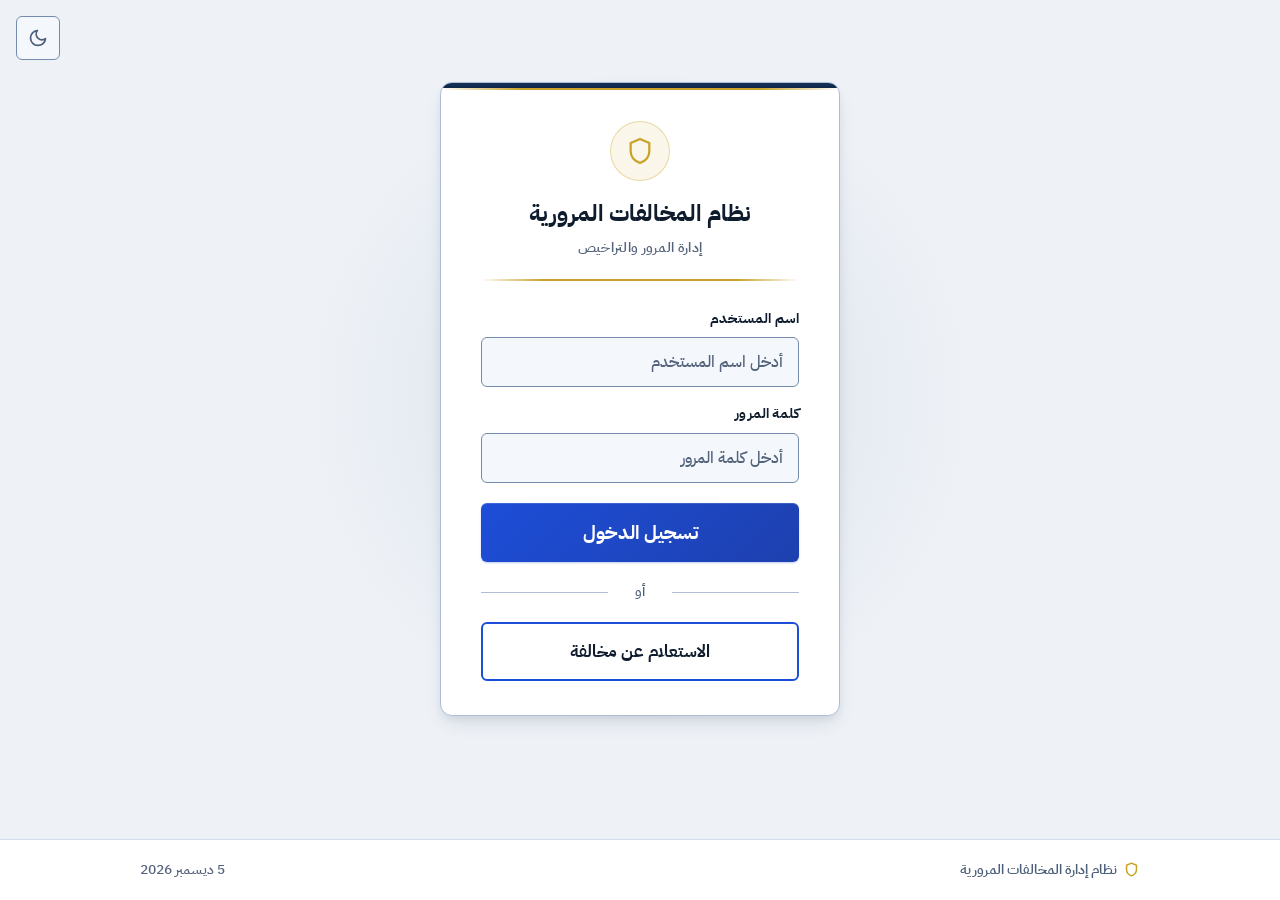
<file: traffic/frontend/index.html>
<!DOCTYPE html>
<html lang="ar" dir="rtl">
<head>
    <meta charset="UTF-8">
    <meta name="viewport" content="width=device-width, initial-scale=1">
    <title>نظام المخالفات المرورية</title>
    <meta name="color-scheme" content="light dark">
    <link rel="stylesheet" href="css/variables.css?v=29">
    <link rel="stylesheet" href="css/base.css?v=29">
    <link rel="stylesheet" href="css/layout.css?v=29">
    <link rel="stylesheet" href="css/components.css?v=29">
    <link rel="stylesheet" href="css/pages.css?v=29">
</head>
<body>

<button class="btn-theme-toggle" id="themeToggle" onclick="toggleTheme()" title="تبديل المظهر"
        style="position:fixed;top:16px;left:16px;z-index:200"></button>

<div class="login-wrapper">
    <div class="login-container">

        <div class="login-logo">
            <svg class="icon icon-lg" viewBox="0 0 24 24"><path d="M12 3l7 3v6c0 4.5-3 7.5-7 9-4-1.5-7-4.5-7-9V6l7-3z"/></svg>
            <h1>نظام المخالفات المرورية</h1>
            <div class="login-sub">إدارة المرور والتراخيص</div>
        </div>

        <div class="msg msg-error" id="errorMsg"></div>

        <div class="form-group" style="margin-bottom:15px">
            <label for="username">اسم المستخدم</label>
            <input type="text" id="username" autocomplete="username" placeholder="أدخل اسم المستخدم">
        </div>

        <div class="form-group" style="margin-bottom:20px">
            <label for="password">كلمة المرور</label>
            <input type="password" id="password" placeholder="أدخل كلمة المرور">
        </div>

        <button class="btn btn-primary btn-full" id="loginBtn" onclick="handleLogin()">تسجيل الدخول</button>

        <div class="divider">أو</div>

        <button class="btn-public" onclick="window.location.href='public.html'">
            الاستعلام عن مخالفة
        </button>

    </div>
</div>

<script src="js/utils.js?v=29"></script>
<script src="js/auth.js?v=29"></script>
<script src="js/index.js?v=29"></script>

</body>
</html>
</file>
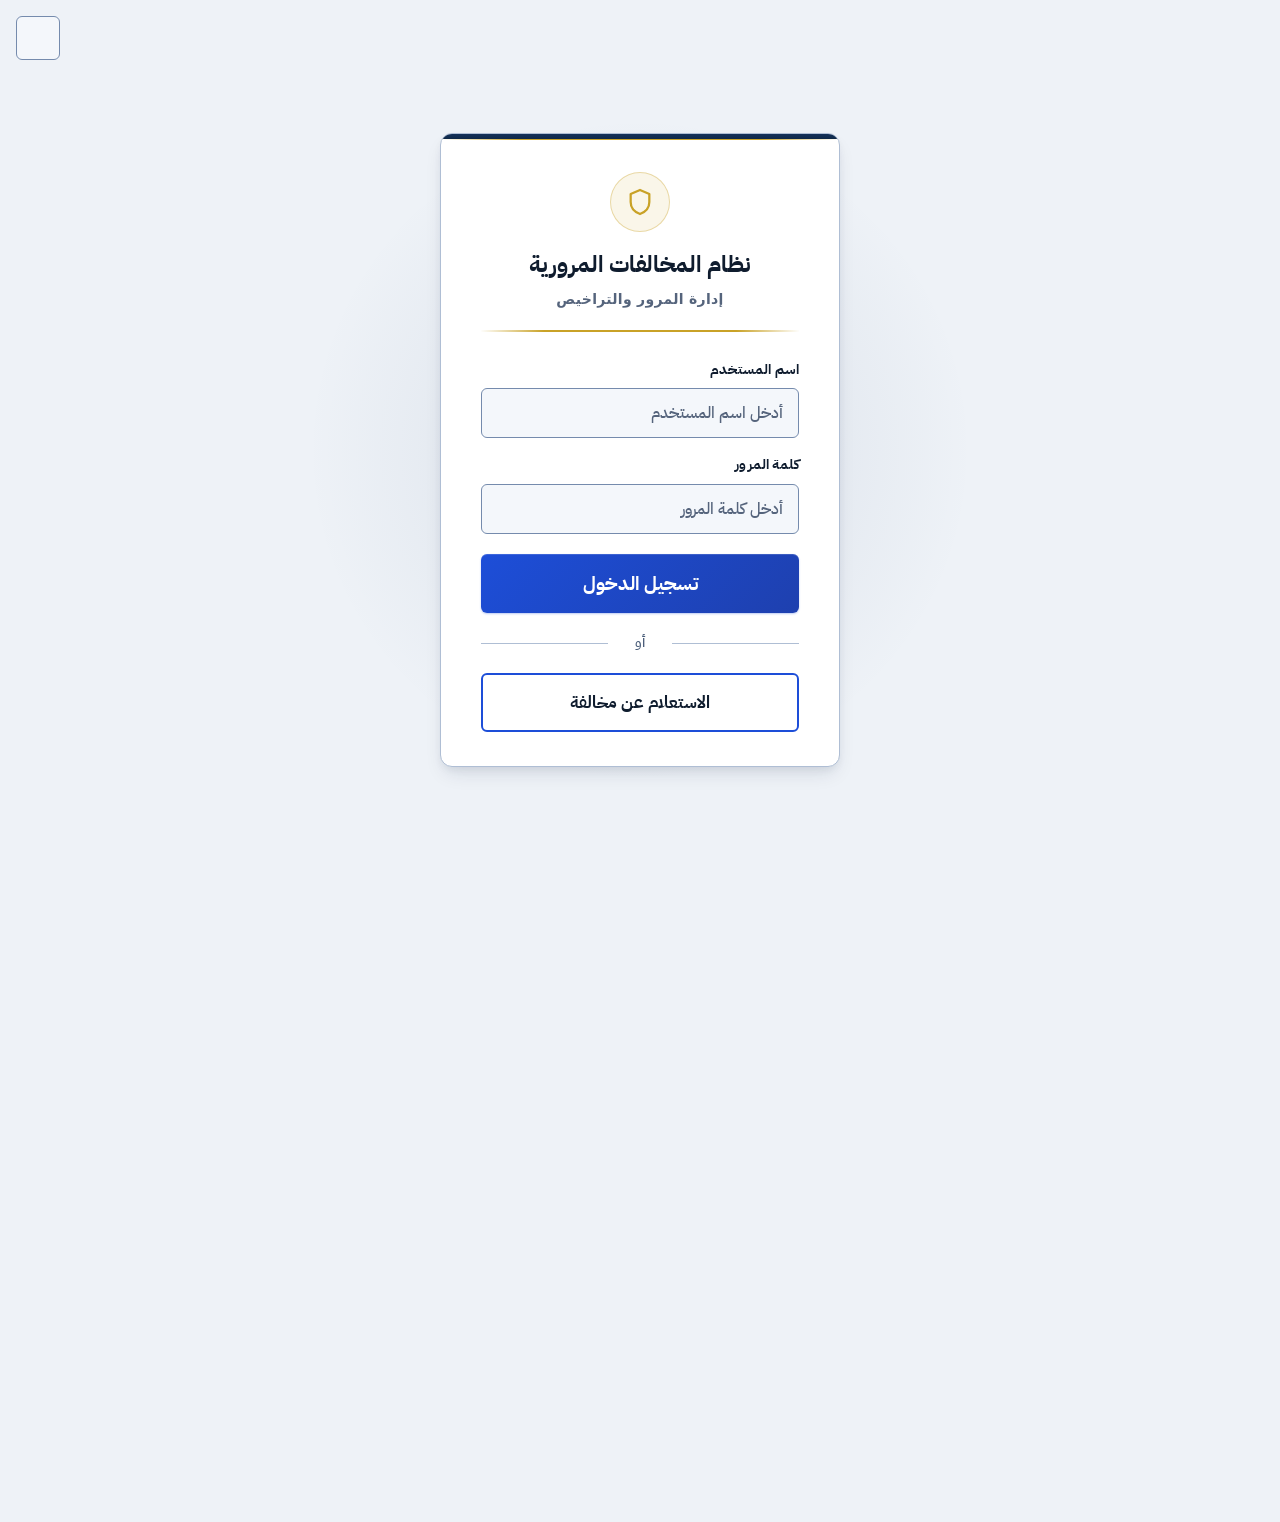
<file: traffic/frontend/admin.html>
<!DOCTYPE html>
<html lang="ar" dir="rtl">
<head>
    <meta charset="UTF-8">
    <meta name="viewport" content="width=device-width, initial-scale=1">
    <title>مدير النظام</title>
    <meta name="color-scheme" content="light dark">
    <link rel="stylesheet" href="css/variables.css?v=29">
    <link rel="stylesheet" href="css/base.css?v=29">
    <link rel="stylesheet" href="css/layout.css?v=29">
    <link rel="stylesheet" href="css/components.css?v=29">
    <link rel="stylesheet" href="css/pages.css?v=29">
</head>
<body>

<div class="navbar">
    <div class="navbar-brand">
        <h2><svg class="icon" viewBox="0 0 24 24"><path d="M12 3l7 3v6c0 4.5-3 7.5-7 9-4-1.5-7-4.5-7-9V6l7-3z"/></svg> مدير النظام</h2>
        <span class="navbar-info" id="navbarInfo"></span>
    </div>
    <div class="navbar-controls">
        <button class="btn-logout" onclick="logout()">تسجيل الخروج</button>
    </div>
</div>

<div class="tabs">
    <div class="tab active" data-tab="departments" onclick="showTab('departments', tabsMap)">الأقسام</div>
    <div class="tab" data-tab="violations" onclick="showTab('violations', tabsMap)">المخالفات القانونية</div>
    <div class="tab" data-tab="issued" onclick="showTab('issued', tabsMap)">المخالفات الصادرة</div>
    <div class="tab" data-tab="users" onclick="showTab('users', tabsMap)">الحسابات</div>
    <div class="tab" data-tab="receipts" onclick="showTab('receipts', tabsMap)">سجل الإيصالات</div>
    <div class="tab" data-tab="reports" onclick="showTab('reports', tabsMap)">التقارير</div>
</div>

<div class="container">

    <div class="section active" id="tab-departments">
        <div class="card">
            <h3 class="heading-icon"><svg class="icon" viewBox="0 0 24 24"><line x1="12" y1="5" x2="12" y2="19"/><line x1="5" y1="12" x2="19" y2="12"/></svg> إضافة قسم مرور جديد</h3>
            <div class="msg" id="dMsg"></div>
            <div class="form-grid" data-enter-nav>
                <div class="form-group">
                    <label for="d_name">اسم القسم</label>
                    <input type="text" id="d_name" placeholder="اسم قسم المرور">
                </div>
                <div class="form-group">
                    <label for="d_license_section">قسم الترخيص</label>
                    <input type="text" id="d_license_section" placeholder="قسم الترخيص">
                </div>
                <div class="form-group">
                    <label for="d_traffic_chief">رئيس قسم المرور</label>
                    <input type="text" id="d_traffic_chief" placeholder="اسم رئيس القسم">
                </div>
                <div class="form-group">
                    <label for="d_directorate">المديرية</label>
                    <input type="text" id="d_directorate" placeholder="المديرية / الجهة">
                </div>
                <div class="form-group full">
                    <label for="d_location">الموقع</label>
                    <input type="text" id="d_location" placeholder="الموقع / المنطقة">
                </div>
                <div class="form-group full">
                    <label for="d_username">اسم المستخدم لمدير القسم</label>
                    <input type="text" id="d_username" autocomplete="off" placeholder="اسم المستخدم">
                </div>
                <div class="form-group full">
                    <label for="d_password">كلمة المرور</label>
                    <input type="password" id="d_password" autocomplete="new-password" placeholder="كلمة المرور">
                </div>
                <div class="form-group full">
                    <button class="btn btn-primary btn-full" onclick="addDepartment()">إنشاء القسم وحساب المدير</button>
                </div>
            </div>
        </div>
        <div class="card">
            <h3 class="heading-icon"><svg class="icon" viewBox="0 0 24 24"><line x1="8" y1="6" x2="21" y2="6"/><line x1="8" y1="12" x2="21" y2="12"/><line x1="8" y1="18" x2="21" y2="18"/><circle cx="4" cy="6" r="1"/><circle cx="4" cy="12" r="1"/><circle cx="4" cy="18" r="1"/></svg> قائمة الأقسام</h3>
            <div class="table-wrapper">
                <table>
                    <thead>
                        <tr>
                            <th>#</th>
                            <th>اسم القسم</th>
                            <th>قسم الترخيص</th>
                            <th>رئيس القسم</th>
                            <th>المديرية</th>
                            <th>الموقع</th>
                            <th>اسم المستخدم</th>
                            <th>الحالة</th>
                            <th>إجراءات</th>
                        </tr>
                    </thead>
                    <tbody id="departmentsTable"></tbody>
                </table>
            </div>
        </div>
    </div>

    <div class="section" id="tab-violations">
        <div class="card">
            <h3 class="heading-icon"><svg class="icon" viewBox="0 0 24 24"><line x1="12" y1="5" x2="12" y2="19"/><line x1="5" y1="12" x2="19" y2="12"/></svg> إضافة مخالفة قانونية</h3>
            <div class="msg" id="vMsg"></div>
            <div class="form-grid" data-enter-nav>
                <div class="form-group full">
                    <label for="v_article">خلافاً لنص المادة</label>
                    <input type="text" id="v_article" placeholder="نص المادة القانونية">
                </div>
                <div class="form-group full">
                    <label for="v_description">وصف المخالفة</label>
                    <input type="text" id="v_description" placeholder="وصف المخالفة">
                </div>
                <div class="form-group">
                    <label for="v_amount">قيمة الغرامة (د.ل)</label>
                    <input type="number" id="v_amount" placeholder="القيمة">
                </div>
                <div class="form-group" style="align-self:end">
                    <button class="btn btn-primary btn-full" onclick="addViolation()">إضافة</button>
                </div>
            </div>
        </div>
        <div class="card">
            <h3 class="heading-icon"><svg class="icon" viewBox="0 0 24 24"><line x1="8" y1="6" x2="21" y2="6"/><line x1="8" y1="12" x2="21" y2="12"/><line x1="8" y1="18" x2="21" y2="18"/><circle cx="4" cy="6" r="1"/><circle cx="4" cy="12" r="1"/><circle cx="4" cy="18" r="1"/></svg> قائمة المخالفات القانونية</h3>
            <div class="table-wrapper">
                <table>
                    <thead>
                        <tr>
                            <th>#</th>
                            <th>المادة</th>
                            <th>الوصف</th>
                            <th>قيمة الغرامة</th>
                            <th>إجراءات</th>
                        </tr>
                    </thead>
                    <tbody id="violationsTable"></tbody>
                </table>
            </div>
        </div>
    </div>

    <!-- ══════════ المخالفات الصادرة — مدمجة مع سجل الإيصالات ══════════ -->
    <div class="section" id="tab-issued">
        <div class="card">
            <h3 class="heading-icon"><svg class="icon" viewBox="0 0 24 24"><circle cx="11" cy="11" r="6"/><line x1="20" y1="20" x2="15.5" y2="15.5"/></svg> البحث في المخالفات الصادرة</h3>
            <div class="msg" id="ivMsg"></div>
            <div class="form-grid form-grid-3" data-enter-nav>
                <div class="form-group">
                    <label for="iv_issued_id">رقم المخالفة</label>
                    <input type="text" id="iv_issued_id" placeholder="رقم المخالفة">
                </div>
                <div class="form-group">
                    <label for="iv_plate_no">رقم اللوحة أو الهيكل</label>
                    <input type="text" id="iv_plate_no" placeholder="اللوحة أو الهيكل">
                </div>
                <div class="form-group">
                    <label for="iv_license_no">رقم رخصة القيادة</label>
                    <input type="text" id="iv_license_no" placeholder="رقم الرخصة">
                </div>
                <div class="form-group full">
                    <button class="btn btn-primary" onclick="searchIssued()">بحث</button>
                    <button class="btn btn-ghost" onclick="resetIssuedSearch()">عرض الكل</button>
                    <label class="inline-check">
                        <input type="checkbox" id="iv_show_inactive" onchange="searchIssued()">
                        إظهار الملغاة
                    </label>
                </div>
            </div>
        </div>
        <div class="card">
            <h3 class="heading-icon">
                <svg class="icon" viewBox="0 0 24 24"><line x1="8" y1="6" x2="21" y2="6"/><line x1="8" y1="12" x2="21" y2="12"/><line x1="8" y1="18" x2="21" y2="18"/><circle cx="4" cy="6" r="1"/><circle cx="4" cy="12" r="1"/><circle cx="4" cy="18" r="1"/></svg>
                المخالفات الصادرة — <span id="ivCount">0</span> نتيجة
            </h3>
            <p class="rep-hint">
                <svg class="icon icon-sm" viewBox="0 0 24 24" fill="none" stroke="currentColor" stroke-width="2" stroke-linecap="round" stroke-linejoin="round"><circle cx="12" cy="12" r="10"/><line x1="12" y1="16" x2="12" y2="12"/><line x1="12" y1="8" x2="12.01" y2="8"/></svg>
                انقر على أي صف <strong>مرتين</strong> لعرض كل تفاصيل المخالفة وإيصالها. والمخالفة الصادرة بغير قصد لا تُحذف بل <strong>تُلغى</strong>: تبقى بياناتها في القاعدة ولا تظهر في النظام ولا تُحصَّل ولا تدخل التقارير، ويمكن إعادة تفعيلها.
            </p>
            <div class="table-wrapper">
                <table>
                    <thead>
                        <tr>
                            <th>#</th>
                            <th>التاريخ</th>
                            <th>الوقت</th>
                            <th>اللوحة / الهيكل</th>
                            <th>الضابط</th>
                            <th>الحالة</th>
                            <th>إجراءات</th>
                        </tr>
                    </thead>
                    <tbody id="issuedTable"></tbody>
                </table>
            </div>
        </div>
    </div>

    <!-- ══════════ الحسابات ══════════ -->
    <div class="section" id="tab-users">
        <div class="msg" id="uMsg"></div>

        <div class="card">
            <h3 class="heading-icon"><svg class="icon" viewBox="0 0 24 24"><line x1="12" y1="5" x2="12" y2="19"/><line x1="5" y1="12" x2="19" y2="12"/></svg> إنشاء حساب جديد</h3>
            <p class="rep-hint">
                <svg class="icon icon-sm" viewBox="0 0 24 24" fill="none" stroke="currentColor" stroke-width="2" stroke-linecap="round" stroke-linejoin="round"><circle cx="12" cy="12" r="10"/><line x1="12" y1="16" x2="12" y2="12"/><line x1="12" y1="8" x2="12.01" y2="8"/></svg>
                حساب <strong>رجل المرور</strong> لا يُنشأ من هنا — يُنشأ من إدارة الضباط في لوحة مدير القسم، لأنه يحتاج سجلاً في جدول الضباط يُنسَب إليه ما يُصدره.
            </p>
            <div class="form-grid" data-enter-nav>
                <div class="form-group">
                    <label for="u_role">الدور</label>
                    <select id="u_role">
                        <option value="department_admin">مدير قسم</option>
                        <option value="payment_center">موظف مركز دفع</option>
                        <option value="admin">مدير نظام</option>
                    </select>
                </div>
                <div class="form-group" id="u_deptField">
                    <label for="u_department">القسم</label>
                    <select id="u_department"></select>
                </div>
                <div class="form-group full" id="u_nameField" style="display:none">
                    <label for="u_officer_name">الاسم الكامل <span style="font-weight:400">(يظهر على إيصال استلام النقود)</span></label>
                    <input type="text" id="u_officer_name" placeholder="الاسم الكامل للموظف">
                </div>
                <div class="form-group">
                    <label for="u_username">اسم المستخدم</label>
                    <input type="text" id="u_username" autocomplete="off" placeholder="اسم المستخدم">
                </div>
                <div class="form-group">
                    <label for="u_password">كلمة المرور <span style="font-weight:400">(ثمانية محارف فأكثر)</span></label>
                    <input type="password" id="u_password" autocomplete="new-password" placeholder="كلمة المرور">
                </div>
                <div class="form-group full">
                    <button class="btn btn-primary btn-full" onclick="addUser()">إنشاء الحساب</button>
                </div>
            </div>
        </div>

        <div class="card">
            <h3 class="heading-icon">
                <svg class="icon" viewBox="0 0 24 24"><line x1="8" y1="6" x2="21" y2="6"/><line x1="8" y1="12" x2="21" y2="12"/><line x1="8" y1="18" x2="21" y2="18"/><circle cx="4" cy="6" r="1"/><circle cx="4" cy="12" r="1"/><circle cx="4" cy="18" r="1"/></svg>
                قائمة الحسابات — <span id="uCount">0</span>
            </h3>
            <p class="rep-hint">
                <svg class="icon icon-sm" viewBox="0 0 24 24" fill="none" stroke="currentColor" stroke-width="2" stroke-linecap="round" stroke-linejoin="round"><circle cx="12" cy="12" r="10"/><line x1="12" y1="16" x2="12" y2="12"/><line x1="12" y1="8" x2="12.01" y2="8"/></svg>
                الحسابات تُنشأ من مصادرها: حساب مدير القسم مع القسم في تبويب «الأقسام»، وحسابا رجل المرور ومركز الدفع من إدارة الضباط في لوحة مدير القسم. وتُعدَّل وتُعطَّل من هنا.
            </p>
            <div class="table-wrapper">
                <table>
                    <thead>
                        <tr>
                            <th>#</th>
                            <th>اسم المستخدم</th>
                            <th>الدور</th>
                            <th>القسم</th>
                            <th>سجل الضابط</th>
                            <th>الحالة</th>
                            <th>إجراءات</th>
                        </tr>
                    </thead>
                    <tbody id="usersTable"></tbody>
                </table>
            </div>
        </div>
    </div>

    <!-- ══════════ سجل الإيصالات ══════════ -->
    <div class="section" id="tab-receipts">
        <div class="card">
            <h3 class="heading-icon">
                <svg class="icon" viewBox="0 0 24 24"><line x1="8" y1="6" x2="21" y2="6"/><line x1="8" y1="12" x2="21" y2="12"/><line x1="8" y1="18" x2="21" y2="18"/><circle cx="4" cy="6" r="1"/><circle cx="4" cy="12" r="1"/><circle cx="4" cy="18" r="1"/></svg>
                سجل الإيصالات — <span id="rcCount">0</span> إيصال
            </h3>
            <p class="rep-hint">
                <svg class="icon icon-sm" viewBox="0 0 24 24" fill="none" stroke="currentColor" stroke-width="2" stroke-linecap="round" stroke-linejoin="round"><circle cx="12" cy="12" r="10"/><line x1="12" y1="16" x2="12" y2="12"/><line x1="12" y1="8" x2="12.01" y2="8"/></svg>
                سجل أرشيفي <strong>للقراءة فقط</strong>، يُنشأ صفه تلقائياً عند إصدار كل مخالفة. لا يُعدَّل ولا يُحذف منه شيء.
            </p>
            <div class="form-group" style="max-width:360px">
                <label for="rc_q">بحث (رقم إيصال · رقم مخالفة · سائق · لوحة · ضابط)</label>
                <input type="text" id="rc_q" placeholder="اكتب للتصفية" autocomplete="off">
            </div>
            <div class="table-wrapper">
                <table>
                    <thead>
                        <tr>
                            <th>رقم الإيصال</th>
                            <th>رقم المخالفة</th>
                            <th>التاريخ</th>
                            <th>السائق</th>
                            <th>اللوحة / الهيكل</th>
                            <th>الضابط</th>
                            <th>القسم</th>
                            <th>البنود</th>
                            <th>الإجمالي</th>
                            <th>الحالة</th>
                        </tr>
                    </thead>
                    <tbody id="receiptsTable"></tbody>
                </table>
            </div>
        </div>
    </div>

    <!-- ══════════ التقارير ══════════ -->
    <div class="section" id="tab-reports">

        <!-- الفلاتر — قابلة للطي -->
        <div class="card rep-filters open" id="repFilters">
            <h3 class="heading-icon" onclick="toggleFilters()">
                <svg class="icon" viewBox="0 0 24 24"><circle cx="11" cy="11" r="6"/><line x1="20" y1="20" x2="15.5" y2="15.5"/></svg>
                تصفية التقرير
                <span class="active-count" id="repActiveCount" style="display:none">0</span>
            </h3>

          <div class="rep-body">
            <!-- فترات جاهزة -->
            <div class="period-row" id="periodRow">
                <button class="period-btn" data-period="today">اليوم</button>
                <button class="period-btn" data-period="yesterday">أمس</button>
                <button class="period-btn" data-period="week">هذا الأسبوع</button>
                <button class="period-btn" data-period="lastweek">الأسبوع السابق</button>
                <button class="period-btn" data-period="month">هذا الشهر</button>
                <button class="period-btn" data-period="lastmonth">الشهر السابق</button>
                <button class="period-btn" data-period="year">هذه السنة</button>
                <button class="period-btn active" data-period="all">كل الفترات</button>
            </div>

            <div class="form-grid form-grid-3">
                <div class="form-group">
                    <label for="rp_from">من تاريخ</label>
                    <input type="date" id="rp_from">
                </div>
                <div class="form-group">
                    <label for="rp_to">إلى تاريخ</label>
                    <input type="date" id="rp_to">
                </div>
                <div class="form-group combobox" id="cb_officer" data-enter-skip>
                    <label for="rp_officer_txt">الضابط</label>
                    <input type="text" id="rp_officer_txt" placeholder="كل الضباط — اكتب للبحث" autocomplete="off">
                    <input type="hidden" id="rp_officer">
                    <div class="combobox-list" id="rp_officer_list"></div>
                </div>
                <div class="form-group">
                    <label for="rp_department">القسم</label>
                    <select id="rp_department"></select>
                </div>
                <div class="form-group combobox" id="cb_violation" data-enter-skip>
                    <label for="rp_violation_txt">نوع المخالفة</label>
                    <input type="text" id="rp_violation_txt" placeholder="كل الأنواع — اكتب للبحث" autocomplete="off">
                    <input type="hidden" id="rp_violation">
                    <div class="combobox-list" id="rp_violation_list"></div>
                </div>
                <div class="form-group">
                    <label for="rp_age">مضى على تحريرها</label>
                    <select id="rp_age">
                        <option value="">أي مدة</option>
                        <option value="72">٧٢ ساعة فأكثر</option>
                        <option value="168">أسبوع فأكثر</option>
                        <option value="720">شهر فأكثر</option>
                    </select>
                </div>
                <div class="form-group">
                    <label for="rp_status">حالة الدفع</label>
                    <select id="rp_status">
                        <option value="">الكل</option>
                        <option value="paid">مدفوعة</option>
                        <option value="pending">معلّقة</option>
                    </select>
                </div>
                <div class="form-group full">
                    <label for="rp_q">بحث (لوحة · هيكل · رخصة · رقم مخالفة · سائق · ضابط · بطاقة)</label>
                    <input type="text" id="rp_q" placeholder="اكتب ثم انتظر لحظة...">
                </div>
            </div>

            <div class="rep-actions">
                <button class="btn btn-primary" onclick="runReport()">تطبيق</button>
                <button class="btn btn-ghost" onclick="resetReport()">مسح الفلاتر</button>
                <span class="rep-spacer"></span>
                <button class="btn btn-ghost" onclick="printReport()">طباعة</button>
            </div>
          </div>
        </div>

        <!-- شريط ملخص الفلتر النشط -->
        <div class="rep-scope" id="repScope"></div>

        <div class="msg" id="repMsg"></div>

        <!-- البطاقات الإحصائية -->
        <div id="repStats"></div>

        <!-- الاتجاه الزمني -->
        <div class="card">
            <h3>الاتجاه الزمني</h3>
            <div class="chart-wrap" id="repTrendWrap" style="height:190px"><canvas id="repTrend"></canvas></div>
        </div>

        <!-- السجل التفصيلي -->
        <div class="card">
            <h3 class="heading-icon">
                <svg class="icon" viewBox="0 0 24 24"><line x1="8" y1="6" x2="21" y2="6"/><line x1="8" y1="12" x2="21" y2="12"/><line x1="8" y1="18" x2="21" y2="18"/><circle cx="4" cy="6" r="1"/><circle cx="4" cy="12" r="1"/><circle cx="4" cy="18" r="1"/></svg>
                السجل التفصيلي — <span id="repCount">0</span> نتيجة
            </h3>
            <p class="rep-hint" id="repHint" hidden>
                <svg class="icon icon-sm" viewBox="0 0 24 24" fill="none" stroke="currentColor" stroke-width="2" stroke-linecap="round" stroke-linejoin="round"><circle cx="12" cy="12" r="10"/><line x1="12" y1="16" x2="12" y2="12"/><line x1="12" y1="8" x2="12.01" y2="8"/></svg>
                انقر على أي صف <strong>مرتين</strong> لعرض كل تفاصيل المخالفة
            </p>
            <div class="table-wrapper">
                <table>
                    <thead><tr>
                        <th class="sortable" data-sort="issued_id">#</th>
                        <th class="sortable" data-sort="issued_date">التاريخ</th>
                        <th class="sortable" data-sort="officer">الضابط</th>
                        <th class="sortable" data-sort="department">القسم</th>
                        <th class="sortable" data-sort="driver">السائق</th>
                        <th class="sortable" data-sort="plate">اللوحة / الهيكل</th>
                        <th>المخالفات</th>
                        <th class="sortable" data-sort="fine">الغرامة</th>
                        <th class="sortable" data-sort="status">الحالة</th>
                    </tr></thead>
                    <tbody id="repDetails"></tbody>
                </table>
            </div>
            <div class="rep-pager" id="repPager"></div>
        </div>
    </div>

</div>

<!-- مودال تعديل القسم — يغطي كل حقول نموذج الإنشاء -->
<div class="modal-overlay" id="editDeptModal">
    <div class="modal-card">
        <h3>تعديل القسم</h3>
        <div class="msg" id="edMsg"></div>
        <input type="hidden" id="ed_id">
        <div class="form-group">
            <label for="ed_name">اسم القسم</label>
            <input type="text" id="ed_name" placeholder="اسم قسم المرور">
        </div>
        <div class="form-group">
            <label for="ed_license">قسم الترخيص</label>
            <input type="text" id="ed_license" placeholder="قسم الترخيص">
        </div>
        <div class="form-group">
            <label for="ed_chief">رئيس قسم المرور</label>
            <input type="text" id="ed_chief" placeholder="اسم رئيس القسم">
        </div>
        <div class="form-group">
            <label for="ed_directorate">المديرية</label>
            <input type="text" id="ed_directorate" placeholder="المديرية / الجهة">
        </div>
        <div class="form-group">
            <label for="ed_location">الموقع</label>
            <input type="text" id="ed_location" placeholder="الموقع / المنطقة">
        </div>
        <div class="form-group">
            <label for="ed_username">اسم المستخدم لمدير القسم</label>
            <input type="text" id="ed_username" autocomplete="off" placeholder="اسم المستخدم">
        </div>
        <div class="form-group">
            <label for="ed_password">كلمة مرور جديدة <span style="font-weight:400">(اتركها فارغة للإبقاء على الحالية)</span></label>
            <input type="password" id="ed_password" autocomplete="new-password" placeholder="••••••••">
        </div>
        <button class="btn btn-primary btn-full" onclick="saveDept()">حفظ التعديل</button>
        <button class="btn btn-ghost btn-full" onclick="closeModal('editDeptModal')" style="margin-top:8px">إلغاء</button>
    </div>
</div>

<!-- مودال تعديل المخالفة -->
<div class="modal-overlay" id="editViolationModal">
    <div class="modal-card">
        <h3>تعديل المخالفة القانونية</h3>
        <input type="hidden" id="ev_id">
        <div class="form-group">
            <label for="ev_article">خلافاً لنص المادة</label>
            <input type="text" id="ev_article" placeholder="نص المادة القانونية">
        </div>
        <div class="form-group">
            <label for="ev_description">وصف المخالفة</label>
            <input type="text" id="ev_description" placeholder="وصف المخالفة">
        </div>
        <div class="form-group">
            <label for="ev_amount">قيمة الغرامة (د.ل)</label>
            <input type="number" id="ev_amount" placeholder="القيمة" min="0">
        </div>
        <button class="btn btn-primary btn-full" onclick="saveViolation()">حفظ التعديل</button>
        <button class="btn btn-ghost btn-full" onclick="closeModal('editViolationModal')" style="margin-top:8px">إلغاء</button>
    </div>
</div>

<!-- مودال تعديل المخالفة الصادرة — FR-19 -->
<div class="modal-overlay" id="editIssuedModal">
    <div class="modal-card">
        <h3>تعديل المخالفة الصادرة <span id="ei_title"></span></h3>
        <div class="msg" id="eiMsg"></div>
        <input type="hidden" id="ei_id">
        <p class="rep-hint" id="ei_context"></p>

        <div class="form-grid">
            <div class="form-group">
                <label for="ei_date">تاريخ التحرير</label>
                <input type="date" id="ei_date">
            </div>
            <div class="form-group">
                <label for="ei_time">وقت التحرير</label>
                <input type="time" id="ei_time" step="1">
            </div>
            <div class="form-group full">
                <label for="ei_location">موقع الضبط</label>
                <input type="text" id="ei_location" placeholder="موقع التحرير">
            </div>
            <div class="form-group full">
                <label for="ei_status">حالة الدفع</label>
                <select id="ei_status">
                    <option value="pending">معلّقة</option>
                    <option value="paid">مدفوعة</option>
                </select>
            </div>
        </div>

        <button class="btn btn-primary btn-full" onclick="saveIssued()" style="margin-top:16px">حفظ التعديل</button>
        <button class="btn btn-ghost btn-full" onclick="closeModal('editIssuedModal')" style="margin-top:8px">إلغاء</button>
    </div>
</div>

<!-- مودال تعديل الحساب -->
<div class="modal-overlay" id="editUserModal">
    <div class="modal-card">
        <h3>تعديل الحساب</h3>
        <div class="msg" id="euMsg"></div>
        <input type="hidden" id="eu_id">
        <div class="form-group">
            <label for="eu_username">اسم المستخدم</label>
            <input type="text" id="eu_username" autocomplete="off" placeholder="اسم المستخدم">
        </div>
        <div class="form-group">
            <label for="eu_password">كلمة مرور جديدة <span style="font-weight:400">(اتركها فارغة للإبقاء على الحالية)</span></label>
            <input type="password" id="eu_password" autocomplete="new-password" placeholder="••••••••">
        </div>
        <div class="form-group">
            <label for="eu_role">الدور</label>
            <select id="eu_role"></select>
        </div>
        <div class="form-group">
            <label for="eu_department">القسم</label>
            <select id="eu_department"></select>
        </div>
        <button class="btn btn-primary btn-full" onclick="saveUserAccount()">حفظ التعديل</button>
        <button class="btn btn-ghost btn-full" onclick="closeModal('editUserModal')" style="margin-top:8px">إلغاء</button>
    </div>
</div>

<script src="js/utils.js?v=29"></script>
<script src="js/auth.js?v=29"></script>
<script src="js/api.js?v=29"></script>
<script src="js/reports.js?v=29"></script>
<script src="js/admin.js?v=29"></script>

<!-- مودال تفاصيل المخالفة — يُفتح بالنقر المزدوج على صف السجل -->
<div class="modal-overlay" id="ticketModal">
    <div class="modal-card tk-card">
        <button class="tk-close" onclick="closeModal('ticketModal')" aria-label="إغلاق">&times;</button>
        <div id="ticketBody"><div class="tk-loading">جارٍ التحميل…</div></div>
    </div>
</div>

</body>
</html>
</file>
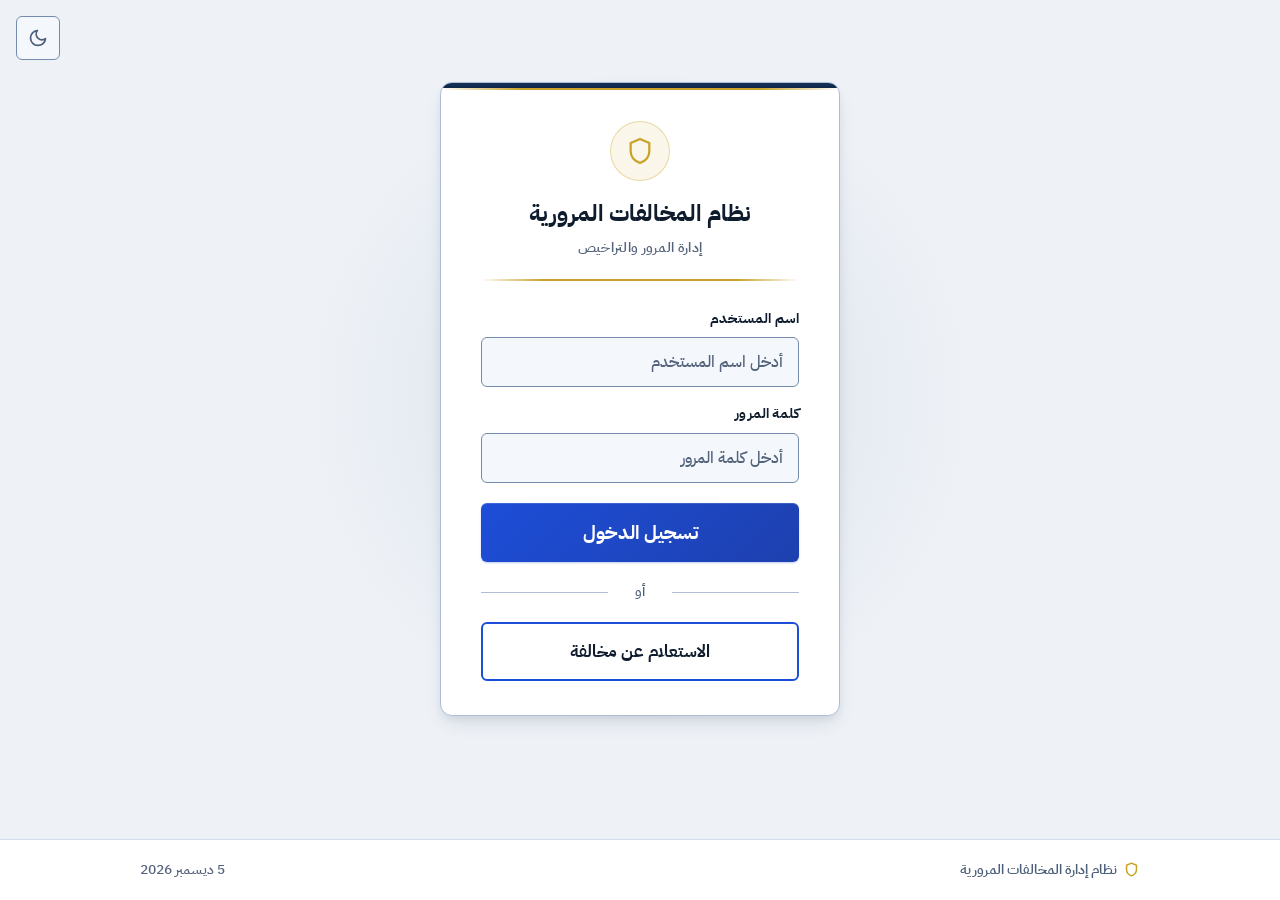
<file: traffic/frontend/department.html>
<!DOCTYPE html>
<html lang="ar" dir="rtl">
<head>
    <meta charset="UTF-8">
    <meta name="viewport" content="width=device-width, initial-scale=1">
    <title>لوحة تحكم مدير القسم</title>
    <meta name="color-scheme" content="light dark">
    <link rel="stylesheet" href="css/variables.css?v=29">
    <link rel="stylesheet" href="css/base.css?v=29">
    <link rel="stylesheet" href="css/layout.css?v=29">
    <link rel="stylesheet" href="css/components.css?v=29">
    <link rel="stylesheet" href="css/pages.css?v=29">
</head>
<body>

<div class="navbar">
    <div class="navbar-brand">
        <h2><svg class="icon" viewBox="0 0 24 24"><path d="M12 3l7 3v6c0 4.5-3 7.5-7 9-4-1.5-7-4.5-7-9V6l7-3z"/></svg> لوحة تحكم مدير القسم</h2>
        <span class="navbar-info" id="navbarInfo"></span>
    </div>
    <div class="navbar-controls">
        <button class="btn-logout" onclick="logout()">تسجيل الخروج</button>
    </div>
</div>

<div class="tabs">
    <div class="tab active" data-tab="officers" onclick="showTab('officers', tabsMap)">الضباط والموظفون</div>
    <div class="tab" data-tab="reports" onclick="showTab('reports', tabsMap)">التقارير</div>
</div>

<div class="container">

    <!-- تبويب الضباط والموظفون -->
    <div class="section active" id="tab-officers">
        <div class="card">
            <h3 class="heading-icon"><svg class="icon" viewBox="0 0 24 24"><line x1="12" y1="5" x2="12" y2="19"/><line x1="5" y1="12" x2="19" y2="12"/></svg> إضافة ضابط / موظف جديد</h3>
            <div class="msg" id="oMsg"></div>
            <div class="form-grid" data-enter-nav>
                <div class="form-group">
                    <label for="o_employee_no">رقم الموظف</label>
                    <input type="text" id="o_employee_no" placeholder="رقم الموظف">
                </div>
                <div class="form-group">
                    <label for="o_name">الاسم الكامل</label>
                    <input type="text" id="o_name" placeholder="الاسم الكامل">
                </div>
                <div class="form-group">
                    <label for="o_rank">الرتبة</label>
                    <input type="text" id="o_rank" placeholder="الرتبة">
                </div>
                <div class="form-group">
                    <label for="o_unit">التابع</label>
                    <input type="text" id="o_unit" placeholder="التابع">
                </div>
                <div class="form-group">
                    <label for="o_role">الدور</label>
                    <select id="o_role">
                        <option value="officer">شرطي</option>
                        <option value="payment_center">مركز دفع</option>
                    </select>
                </div>
                <div class="form-group">
                    <label for="o_username">اسم المستخدم</label>
                    <input type="text" id="o_username" autocomplete="off" placeholder="اسم المستخدم">
                </div>
                <div class="form-group full">
                    <label for="o_password">كلمة المرور</label>
                    <input type="password" id="o_password" autocomplete="new-password" placeholder="كلمة المرور">
                </div>
                <div class="form-group full">
                    <button id="addOfficerBtn" class="btn btn-primary btn-full" onclick="addOfficer()">إضافة وإنشاء الحساب</button>
                </div>
            </div>
        </div>

        <div class="card">
            <h3 class="heading-icon"><svg class="icon" viewBox="0 0 24 24"><line x1="8" y1="6" x2="21" y2="6"/><line x1="8" y1="12" x2="21" y2="12"/><line x1="8" y1="18" x2="21" y2="18"/><circle cx="4" cy="6" r="1"/><circle cx="4" cy="12" r="1"/><circle cx="4" cy="18" r="1"/></svg> قائمة الضباط والموظفين</h3>
            <div class="table-wrapper">
                <table>
                    <thead>
                        <tr>
                            <th>رقم الموظف</th>
                            <th>الاسم</th>
                            <th>الرتبة</th>
                            <th>التابع</th>
                            <th>الدور</th>
                            <th>اسم المستخدم</th>
                            <th>الحالة</th>
                            <th>إجراءات</th>
                        </tr>
                    </thead>
                    <tbody id="officersTable"></tbody>
                </table>
            </div>
        </div>
    </div>

    <!-- تبويب التقارير — محصور على القسم -->
    <div class="section" id="tab-reports">

        <!-- الفلاتر — قابلة للطي -->
        <div class="card rep-filters open" id="repFilters">
            <h3 class="heading-icon" onclick="toggleFilters()">
                <svg class="icon" viewBox="0 0 24 24"><circle cx="11" cy="11" r="6"/><line x1="20" y1="20" x2="15.5" y2="15.5"/></svg>
                تصفية التقرير
                <span class="active-count" id="repActiveCount" style="display:none">0</span>
            </h3>

          <div class="rep-body">
            <div class="period-row" id="periodRow">
                <button class="period-btn" data-period="today">اليوم</button>
                <button class="period-btn" data-period="yesterday">أمس</button>
                <button class="period-btn" data-period="week">هذا الأسبوع</button>
                <button class="period-btn" data-period="lastweek">الأسبوع السابق</button>
                <button class="period-btn" data-period="month">هذا الشهر</button>
                <button class="period-btn" data-period="lastmonth">الشهر السابق</button>
                <button class="period-btn" data-period="year">هذه السنة</button>
                <button class="period-btn active" data-period="all">كل الفترات</button>
            </div>

            <div class="form-grid form-grid-3">
                <div class="form-group">
                    <label for="rp_from">من تاريخ</label>
                    <input type="date" id="rp_from">
                </div>
                <div class="form-group">
                    <label for="rp_to">إلى تاريخ</label>
                    <input type="date" id="rp_to">
                </div>
                <div class="form-group combobox" id="cb_officer" data-enter-skip>
                    <label for="rp_officer_txt">الضابط</label>
                    <input type="text" id="rp_officer_txt" placeholder="كل الضباط — اكتب للبحث" autocomplete="off">
                    <input type="hidden" id="rp_officer">
                    <div class="combobox-list" id="rp_officer_list"></div>
                </div>
                <div class="form-group combobox" id="cb_violation" data-enter-skip>
                    <label for="rp_violation_txt">نوع المخالفة</label>
                    <input type="text" id="rp_violation_txt" placeholder="كل الأنواع — اكتب للبحث" autocomplete="off">
                    <input type="hidden" id="rp_violation">
                    <div class="combobox-list" id="rp_violation_list"></div>
                </div>
                <div class="form-group">
                    <label for="rp_age">مضى على تحريرها</label>
                    <select id="rp_age">
                        <option value="">أي مدة</option>
                        <option value="72">٧٢ ساعة فأكثر</option>
                        <option value="168">أسبوع فأكثر</option>
                        <option value="720">شهر فأكثر</option>
                    </select>
                </div>
                <div class="form-group">
                    <label for="rp_status">حالة الدفع</label>
                    <select id="rp_status">
                        <option value="">الكل</option>
                        <option value="paid">مدفوعة</option>
                        <option value="pending">معلّقة</option>
                    </select>
                </div>
                <div class="form-group full">
                    <label for="rp_q">بحث (لوحة · هيكل · رخصة · رقم مخالفة · سائق · ضابط · بطاقة)</label>
                    <input type="text" id="rp_q" placeholder="اكتب ثم انتظر لحظة...">
                </div>
            </div>

            <div class="rep-actions">
                <button class="btn btn-primary" onclick="runReport()">تطبيق</button>
                <button class="btn btn-ghost" onclick="resetReport()">مسح الفلاتر</button>
                <span class="rep-spacer"></span>
                <button class="btn btn-ghost" onclick="printReport()">طباعة</button>
            </div>
          </div>
        </div>

        <div class="rep-scope" id="repScope"></div>

        <div class="msg" id="repMsg"></div>

        <div id="repStats"></div>

        <div class="card">
            <h3>الاتجاه الزمني</h3>
            <div class="chart-wrap" id="repTrendWrap" style="height:190px"><canvas id="repTrend"></canvas></div>
        </div>

        <div class="card">
            <h3 class="heading-icon">
                <svg class="icon" viewBox="0 0 24 24"><line x1="8" y1="6" x2="21" y2="6"/><line x1="8" y1="12" x2="21" y2="12"/><line x1="8" y1="18" x2="21" y2="18"/><circle cx="4" cy="6" r="1"/><circle cx="4" cy="12" r="1"/><circle cx="4" cy="18" r="1"/></svg>
                السجل التفصيلي — <span id="repCount">0</span> نتيجة
            </h3>
            <p class="rep-hint" id="repHint" hidden>
                <svg class="icon icon-sm" viewBox="0 0 24 24" fill="none" stroke="currentColor" stroke-width="2" stroke-linecap="round" stroke-linejoin="round"><circle cx="12" cy="12" r="10"/><line x1="12" y1="16" x2="12" y2="12"/><line x1="12" y1="8" x2="12.01" y2="8"/></svg>
                انقر على أي صف <strong>مرتين</strong> لعرض كل تفاصيل المخالفة
            </p>
            <div class="table-wrapper">
                <table>
                    <thead><tr>
                        <th class="sortable" data-sort="issued_id">#</th>
                        <th class="sortable" data-sort="issued_date">التاريخ</th>
                        <th class="sortable" data-sort="officer">الضابط</th>
                        <th class="sortable" data-sort="driver">السائق</th>
                        <th class="sortable" data-sort="plate">اللوحة / الهيكل</th>
                        <th>المخالفات</th>
                        <th class="sortable" data-sort="fine">الغرامة</th>
                        <th class="sortable" data-sort="status">الحالة</th>
                    </tr></thead>
                    <tbody id="repDetails"></tbody>
                </table>
            </div>
            <div class="rep-pager" id="repPager"></div>
        </div>
    </div>

</div>

<!-- مودال تعديل الضابط — يغطي كل حقول نموذج الإضافة -->
<div class="modal-overlay" id="editOfficerModal">
    <div class="modal-card">
        <h3>تعديل بيانات الضابط / الموظف</h3>
        <div class="msg" id="eoMsg"></div>
        <input type="hidden" id="eo_id">
        <div class="form-group">
            <label for="eo_employee_no">رقم الموظف</label>
            <input type="text" id="eo_employee_no" placeholder="رقم الموظف">
        </div>
        <div class="form-group">
            <label for="eo_name">الاسم الكامل</label>
            <input type="text" id="eo_name" placeholder="الاسم الكامل">
        </div>
        <div class="form-group">
            <label for="eo_rank">الرتبة</label>
            <input type="text" id="eo_rank" placeholder="الرتبة">
        </div>
        <div class="form-group">
            <label for="eo_unit">التابع</label>
            <input type="text" id="eo_unit" placeholder="التابع">
        </div>
        <div class="form-group">
            <label for="eo_role">الدور</label>
            <select id="eo_role">
                <option value="officer">شرطي</option>
                <option value="payment_center">مركز دفع</option>
            </select>
        </div>
        <div class="form-group">
            <label for="eo_username">اسم المستخدم</label>
            <input type="text" id="eo_username" autocomplete="off" placeholder="اسم المستخدم">
        </div>
        <div class="form-group">
            <label for="eo_password">كلمة مرور جديدة <span style="font-weight:400">(اتركها فارغة للإبقاء على الحالية)</span></label>
            <input type="password" id="eo_password" autocomplete="new-password" placeholder="••••••••">
        </div>
        <button class="btn btn-primary btn-full" onclick="saveOfficer()">حفظ التعديل</button>
        <button class="btn btn-ghost btn-full" onclick="closeModal('editOfficerModal')" style="margin-top:8px">إلغاء</button>
    </div>
</div>

<script src="js/utils.js?v=29"></script>
<script src="js/auth.js?v=29"></script>
<script src="js/api.js?v=29"></script>
<script src="js/reports.js?v=29"></script>
<script src="js/department.js?v=29"></script>

<!-- مودال تفاصيل المخالفة — يُفتح بالنقر المزدوج على صف السجل -->
<div class="modal-overlay" id="ticketModal">
    <div class="modal-card tk-card">
        <button class="tk-close" onclick="closeModal('ticketModal')" aria-label="إغلاق">&times;</button>
        <div id="ticketBody"><div class="tk-loading">جارٍ التحميل…</div></div>
    </div>
</div>

</body>
</html>
</file>
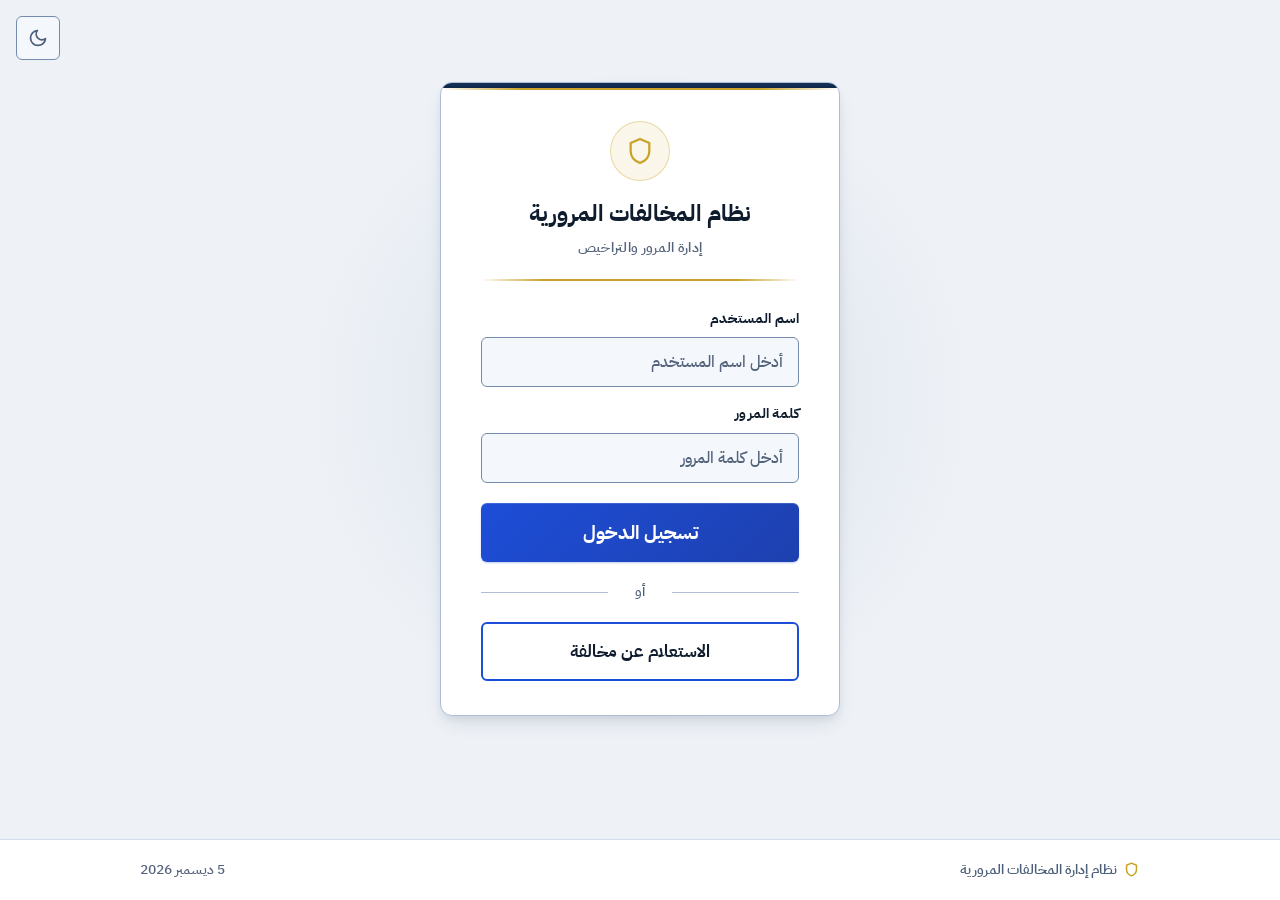
<file: traffic/frontend/officer.html>
<!DOCTYPE html>
<html lang="ar" dir="rtl">
<head>
    <meta charset="UTF-8">
    <meta name="viewport" content="width=device-width, initial-scale=1.0">
    <title>واجهة الشرطي</title>
    <meta name="color-scheme" content="light dark">
    <link rel="stylesheet" href="css/variables.css?v=29">
    <link rel="stylesheet" href="css/base.css?v=29">
    <link rel="stylesheet" href="css/layout.css?v=29">
    <link rel="stylesheet" href="css/components.css?v=29">
    <link rel="stylesheet" href="css/pages.css?v=29">
</head>
<body>

<div class="navbar">
    <div class="navbar-brand">
        <h2><svg class="icon" viewBox="0 0 24 24"><path d="M12 3l7 3v6c0 4.5-3 7.5-7 9-4-1.5-7-4.5-7-9V6l7-3z"/></svg> نظام المخالفات المرورية</h2>
        <span class="navbar-info" id="navbarInfo"></span>
    </div>
    <div class="navbar-controls">
        <button class="btn-logout" onclick="logout()">تسجيل الخروج</button>
    </div>
</div>

<div class="container" style="max-width:780px">

    <div class="msg" id="successMsg"></div>
    <div class="msg" id="errorMsg"></div>

    <!-- شريط الأدوات: الموقع + البحث عن مخالفات -->
    <div class="card utility-bar-card">
        <div class="utility-bar">

            <!-- عمود الموقع -->
            <div class="utility-col utility-location">
                <div class="utility-col-label">
                    <svg class="icon" viewBox="0 0 24 24"><path d="M12 21s7-7.5 7-12a7 7 0 10-14 0c0 4.5 7 12 7 12z"/><circle cx="12" cy="9" r="2.5"/></svg>
                    موقع الضبط
                </div>
                <div class="location-bar">
                    <button class="location-display" id="locationDisplay" onclick="editLocation()">
                        <span id="locationDisplayText">اضغط لتحديد الموقع</span>
                    </button>
                    <div class="location-edit" id="locationEdit" style="display:none" data-enter-skip>
                        <input type="text" id="location" placeholder="أدخل موقع الضبط...">
                        <button onclick="saveLocation()">حفظ</button>
                    </div>
                </div>
            </div>

        </div>

    </div>

    <div class="card" data-enter-nav>

        <!-- الحقول المهمة -->
        <div class="field-section fs-basic">
        <div class="section-header">
            <span class="section-icon"><svg class="icon" viewBox="0 0 24 24" fill="none" stroke="currentColor" stroke-width="2" stroke-linecap="round" stroke-linejoin="round"><rect x="1" y="3" width="15" height="13" rx="2"/><path d="M16 8h4l3 5v3h-7V8z"/><circle cx="5.5" cy="18.5" r="2.5"/><circle cx="18.5" cy="18.5" r="2.5"/></svg></span>
            بيانات المركبة
        </div>
        <!-- المركبة تُعرَّف بلوحتها، أو برقم هيكلها إن كانت بلا لوحات -->
        <div class="id-switch" id="vehicleIdSwitch">
            <button type="button" class="id-opt active" data-mode="plate">بلوحة</button>
            <button type="button" class="id-opt" data-mode="chassis">بدون لوحة</button>
        </div>

        <div class="form-grid">

            <div class="form-group field-primary" id="plateField">
                <label for="plate_no">رقم اللوحة</label>
                <input type="text" id="plate_no"
                    placeholder="أدخل رقم اللوحة"
                    autocomplete="off"
                    inputmode="numeric" pattern="[0-9]*"
                    tabindex="1">
            </div>

            <div class="form-group field-primary" id="chassisField" style="display:none">
                <label for="chassis_no">رقم الهيكل</label>
                <input type="text" id="chassis_no"
                    placeholder="أدخل رقم الهيكل"
                    autocomplete="off"
                    tabindex="1">
            </div>

            <div class="form-group field-primary">
                <label for="vehicle_type">نوع المركبة</label>
                <select id="vehicle_type" tabindex="2">
                    <option value="" disabled hidden selected>اختر نوع المركبة</option>
                    <option value="سيارة خاصة">سيارة خاصة</option>
                    <option value="سيارة ركوب عامة">سيارة ركوب عامة</option>
                    <option value="حافلة">حافلة</option>
                    <option value="سيارة نقل بضائع">سيارة نقل بضائع</option>
                    <option value="دراجة نارية">دراجة نارية</option>
                    <option value="مركبة مقطورة">مركبة مقطورة</option>
                    <option value="سيارة جرارة">سيارة جرارة</option>
                </select>
            </div>

        </div>
        </div>

        <!-- تنبيه مخالفات غير مدفوعة -->
        <div id="plateWarning" style="display:none; margin:0 0 14px">
            <div class="msg msg-error" id="plateWarningTitle" style="margin-bottom:8px"></div>
            <div class="table-wrapper">
                <table>
                    <thead>
                        <tr>
                            <th>رقم المخالفة</th>
                            <th>المخالفة</th>
                            <th>الغرامة</th>
                            <th>منذ</th>
                            <th>الحالة</th>
                        </tr>
                    </thead>
                    <tbody id="plateWarningTable"></tbody>
                </table>
            </div>
        </div>

        <!-- المخالفة -->
        <div class="field-section fs-violation">
        <div class="section-header">
            <span class="section-icon"><svg class="icon" viewBox="0 0 24 24" fill="none" stroke="currentColor" stroke-width="2" stroke-linecap="round" stroke-linejoin="round"><path d="M10.29 3.86L1.82 18a2 2 0 0 0 1.71 3h16.94a2 2 0 0 0 1.71-3L13.71 3.86a2 2 0 0 0-3.42 0z"/><line x1="12" y1="9" x2="12" y2="13"/><line x1="12" y1="17" x2="12.01" y2="17"/></svg></span>
            المخالفة
        </div>
        <div class="form-group field-primary combobox" id="violationCombobox" data-enter-skip>
            <label for="violation_search">ابحث عن المخالفة وأضفها</label>
            <input type="text" id="violation_search" placeholder="اكتب رقم المادة أو وصف المخالفة..." autocomplete="off" tabindex="5">
            <div class="combobox-list" id="violationList"></div>
        </div>
        <div id="violationTags"></div>
        </div>

        <!-- الحقول الأقل أهمية -->
        <div class="field-section fs-extra">
        <div class="section-header">
            <span class="section-icon"><svg class="icon" viewBox="0 0 24 24" fill="none" stroke="currentColor" stroke-width="2" stroke-linecap="round" stroke-linejoin="round"><path d="M20 21v-2a4 4 0 0 0-4-4H8a4 4 0 0 0-4 4v2"/><circle cx="12" cy="7" r="4"/></svg></span>
            بيانات السائق
        </div>
        <div class="form-grid form-grid-3">

            <div class="form-group field-secondary">
                <label for="license_no">رقم رخصة القيادة</label>
                <input type="text" id="license_no"
                    placeholder="أدخل رقم الرخصة"
                    autocomplete="off"
                    inputmode="numeric" pattern="[0-9]*"
                    tabindex="6">
            </div>

            <div class="form-group field-secondary">
                <label for="license_class">فئة الرخصة</label>
                <select id="license_class" tabindex="7">
                    <option value="" disabled hidden selected>اختر الفئة</option>
                    <option value="درجة أولى">درجة أولى</option>
                    <option value="درجة ثانية">درجة ثانية</option>
                    <option value="درجة ثالثة">درجة ثالثة</option>
                </select>
            </div>

            <div class="form-group field-secondary">
                <label for="license_issue">إصدار الرخصة</label>
                <input type="text" id="license_issue"
                    placeholder="جهة الإصدار"
                    tabindex="8">
            </div>

            <div class="form-group field-secondary">
                <label for="driver_name">اسم قائد المركبة</label>
                <input type="text" id="driver_name"
                    placeholder="الاسم الكامل"
                    tabindex="9">
            </div>

            <div class="form-group field-secondary">
                <label for="driver_job">مهنة قائد المركبة</label>
                <input type="text" id="driver_job"
                    placeholder="المهنة"
                    tabindex="10">
            </div>

            <div class="form-group field-secondary">
                <label for="identity_card">رقم البطاقة الشخصية</label>
                <input type="text" id="identity_card"
                    placeholder="أدخل رقم البطاقة"
                    autocomplete="off"
                    inputmode="numeric" pattern="[0-9]*"
                    tabindex="11">
            </div>

        </div>
        </div>

        <button class="btn-issue" onclick="issueViolation()" tabindex="12">
            إصدار المخالفة وطباعة الإيصال
        </button>

    </div>

</div>

<div id="receiptArea" class="receipt"></div>

<script src="js/utils.js?v=29"></script>
<script src="js/auth.js?v=29"></script>
<script src="js/api.js?v=29"></script>
<script src="js/officer.js?v=29"></script>

</body>
</html>
</file>
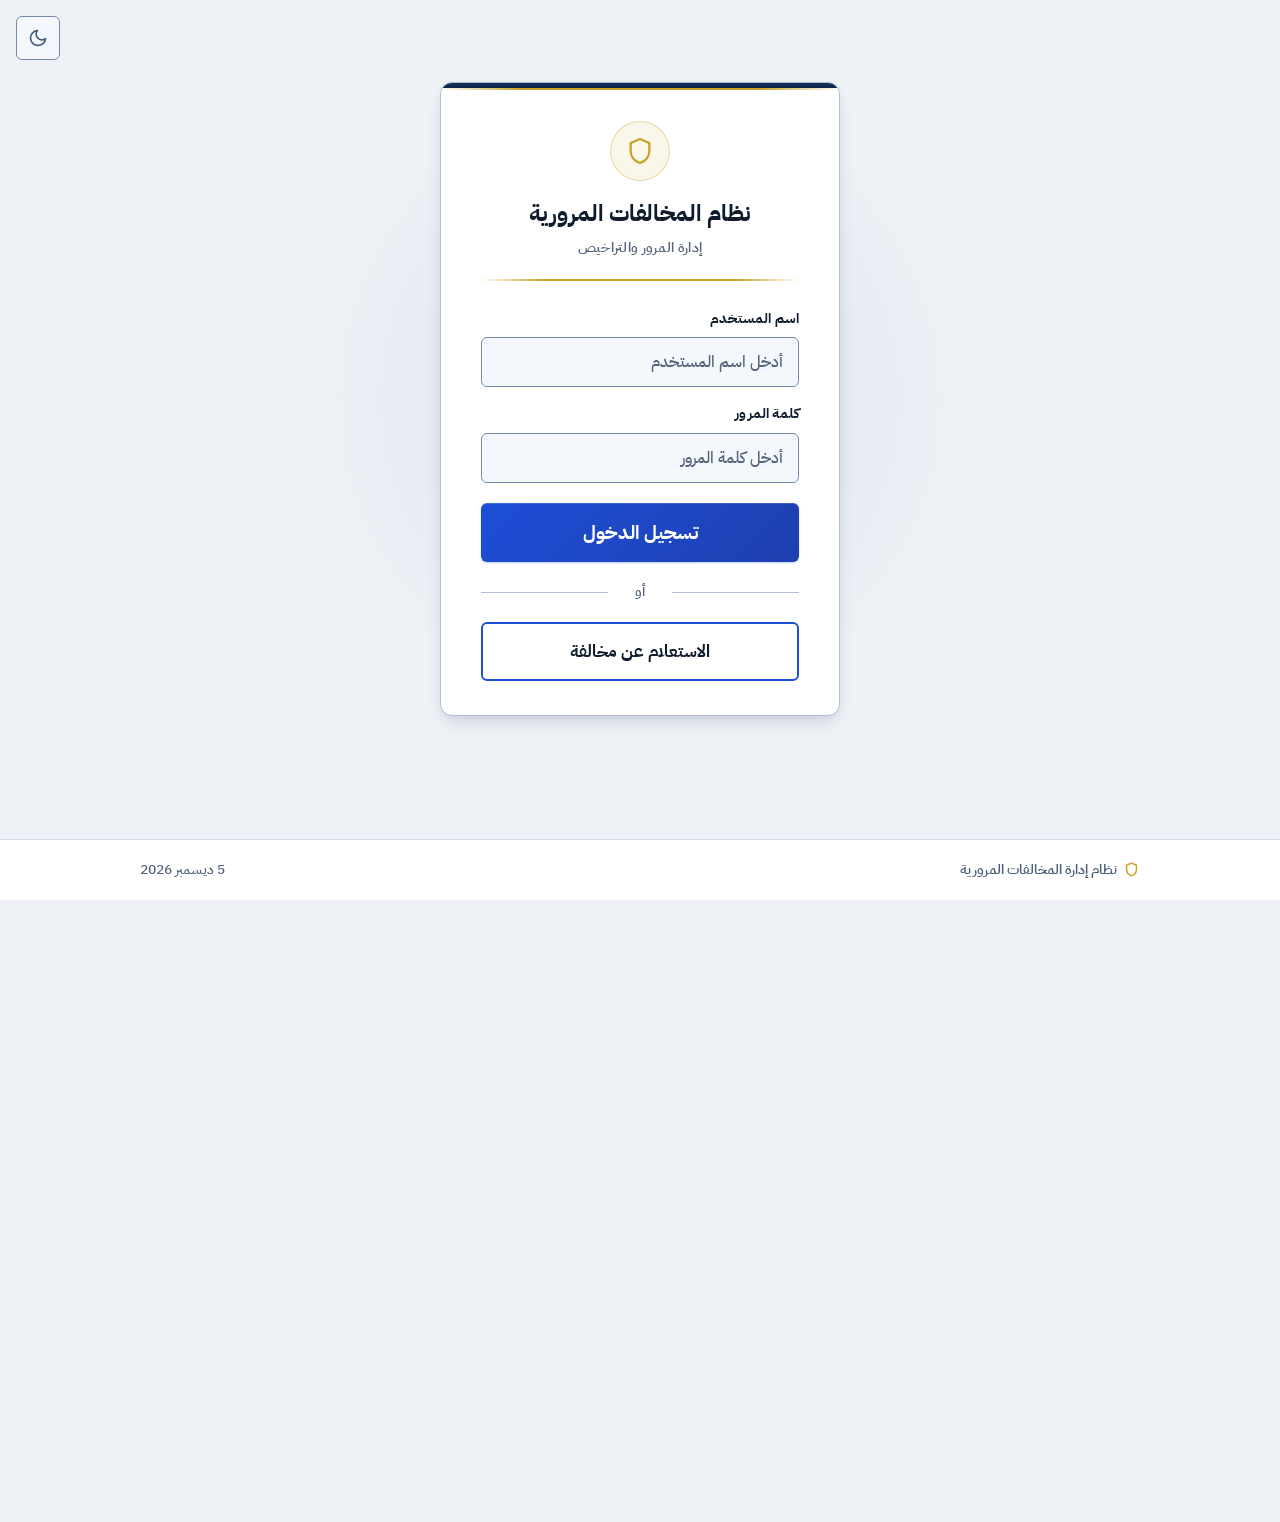
<file: traffic/frontend/payment.html>
<!DOCTYPE html>
<html lang="ar" dir="rtl">
<head>
    <meta charset="UTF-8">
    <meta name="viewport" content="width=device-width, initial-scale=1">
    <title>مركز الدفع</title>
    <meta name="color-scheme" content="light dark">
    <link rel="stylesheet" href="css/variables.css?v=29">
    <link rel="stylesheet" href="css/base.css?v=29">
    <link rel="stylesheet" href="css/layout.css?v=29">
    <link rel="stylesheet" href="css/components.css?v=29">
    <!-- pages.css كان ناقصاً هنا وحده: فيه تجاوز لوحة الألوان الفاتحة
         عند الطباعة، فكان عنوان الإيصال يخرج أبيض على أبيض. -->
    <link rel="stylesheet" href="css/pages.css?v=29">
</head>
<body>

<div class="navbar">
    <div class="navbar-brand">
        <h2><svg class="icon" viewBox="0 0 24 24"><path d="M3 10l9-6 9 6"/><line x1="4" y1="10" x2="20" y2="10"/><line x1="4" y1="20" x2="20" y2="20"/><line x1="6" y1="10" x2="6" y2="20"/><line x1="10" y1="10" x2="10" y2="20"/><line x1="14" y1="10" x2="14" y2="20"/><line x1="18" y1="10" x2="18" y2="20"/></svg> مركز الدفع</h2>
        <span class="navbar-info" id="navbarInfo"></span>
    </div>
    <div class="navbar-controls">
        <button class="btn-logout" onclick="logout()">تسجيل الخروج</button>
    </div>
</div>

<div class="container-sm">

    <div class="card animate-in">
        <h3 class="heading-icon"><svg class="icon" viewBox="0 0 24 24"><circle cx="11" cy="11" r="6"/><line x1="20" y1="20" x2="15.5" y2="15.5"/></svg> البحث عن مخالفة</h3>
        <div class="msg msg-error" id="searchMsg"></div>
        <div class="form-grid">
            <div class="form-group">
                <label for="s_issued_id">رقم المخالفة</label>
                <input type="text" id="s_issued_id" placeholder="رقم المخالفة">
            </div>
            <div class="form-group">
                <label for="s_license_no">رقم رخصة القيادة</label>
                <input type="text" id="s_license_no" placeholder="رقم الرخصة">
            </div>
            <div class="form-group">
                <label for="s_plate_no">رقم اللوحة أو الهيكل</label>
                <input type="text" id="s_plate_no" placeholder="رقم اللوحة أو الهيكل">
            </div>
        </div>
        <button class="btn btn-primary btn-full" id="searchPayBtn" style="margin-top:5px" onclick="searchViolation()">بحث</button>
    </div>

    <div id="violationInfo" style="display:none">

        <div class="msg" id="payMsg"></div>

        <!-- بطاقة هوية المخالف -->
        <div class="identity-card">
            <h4 class="heading-icon"><svg class="icon icon-sm" viewBox="0 0 24 24"><circle cx="12" cy="8" r="3.5"/><path d="M5 20c0-3.5 3-6 7-6s7 2.5 7 6"/></svg> بيانات قائد المركبة</h4>
            <div class="identity-main">
                <div>
                    <div class="identity-name" id="r_driver">—</div>
                    <div class="identity-id">رقم البطاقة: <span id="r_identity_card">—</span></div>
                </div>
                <div style="text-align:left">
                    <div style="font-size:12px; color:var(--color-on-ink-muted)">رقم المخالفة</div>
                    <div style="font-size:22px; font-weight:700" id="r_issued_id">—</div>
                </div>
            </div>
            <div class="identity-grid">
                <div class="identity-item">
                    <div class="i-label" id="r_plate_label">رقم اللوحة</div>
                    <div class="i-value" id="r_plate">—</div>
                </div>
                <div class="identity-item">
                    <div class="i-label">نوع المركبة</div>
                    <div class="i-value" id="r_vehicle">—</div>
                </div>
                <div class="identity-item">
                    <div class="i-label">رقم الرخصة</div>
                    <div class="i-value" id="r_license">—</div>
                </div>
                <div class="identity-item">
                    <div class="i-label">فئة الرخصة</div>
                    <div class="i-value" id="r_class">—</div>
                </div>
                <div class="identity-item">
                    <div class="i-label">تاريخ الضبط</div>
                    <div class="i-value" id="r_date">—</div>
                </div>
                <div class="identity-item">
                    <div class="i-label">موقع الضبط</div>
                    <div class="i-value" id="r_location">—</div>
                </div>
            </div>
        </div>

        <!-- تفاصيل المخالفة -->
        <div class="violation-details">
            <h4 class="heading-icon"><svg class="icon icon-sm" viewBox="0 0 24 24"><path d="M12 4l8.5 15H3.5L12 4z"/><line x1="12" y1="10" x2="12" y2="13"/><line x1="12" y1="16" x2="12" y2="16.3"/></svg> تفاصيل المخالفة</h4>
            <div id="r_violations_list"></div>
            <div class="violation-meta">
                <div>
                    <div class="m-label">اسم الشرطي</div>
                    <div class="m-value" id="r_officer">—</div>
                </div>
                <div>
                    <div class="m-label">القسم</div>
                    <div class="m-value" id="r_department">—</div>
                </div>
            </div>
        </div>

        <!-- قيمة الغرامة -->
        <div class="amount-display">
            <div class="label">قيمة الغرامة المستحقة</div>
            <div class="value" id="r_amount">0 د.ل</div>
        </div>

        <!-- حالة مدفوعة -->
        <div id="paidBadge" style="display:none; text-align:center; margin-bottom:15px">
            <span class="badge badge-paid" style="font-size:14px; padding:8px 20px">
                <svg class="icon icon-sm" viewBox="0 0 24 24"><polyline points="4 12 9 17 20 6"/></svg>
                تم دفع هذه المخالفة مسبقاً
            </span>
        </div>

        <!-- طرق الدفع -->
        <div id="paymentSection">
            <div class="card">
                <h3>اختر طريقة الدفع</h3>
                <div class="payment-methods">
                    <button class="method-btn" onclick="selectMethod('cash')" id="m_cash">
                        <svg class="icon" viewBox="0 0 24 24"><rect x="2" y="6" width="20" height="12" rx="2"/><circle cx="12" cy="12" r="3"/></svg>
                        نقداً
                    </button>
                    <button class="method-btn" onclick="selectMethod('card')" id="m_card">
                        <svg class="icon" viewBox="0 0 24 24"><rect x="3" y="6" width="18" height="12" rx="2"/><line x1="3" y1="10" x2="21" y2="10"/></svg>
                        بطاقة مصرفية
                    </button>
                    <button class="method-btn" onclick="selectMethod('libyana')" id="m_libyana">
                        <svg class="icon" viewBox="0 0 24 24"><rect x="7" y="2" width="10" height="20" rx="2"/><line x1="11" y1="18" x2="13" y2="18"/></svg>
                        كروت ليبيانا
                    </button>
                    <button class="method-btn" onclick="selectMethod('sadad')" id="m_sadad">
                        <svg class="icon" viewBox="0 0 24 24"><path d="M3 10l9-6 9 6"/><line x1="4" y1="10" x2="20" y2="10"/><line x1="4" y1="20" x2="20" y2="20"/><line x1="6" y1="10" x2="6" y2="20"/><line x1="10" y1="10" x2="10" y2="20"/><line x1="14" y1="10" x2="14" y2="20"/><line x1="18" y1="10" x2="18" y2="20"/></svg>
                        سداد
                    </button>
                </div>
                <button class="btn btn-success btn-full" id="processPayBtn" onclick="processPayment()">
                    تأكيد الدفع وطباعة الإيصال
                </button>
            </div>
        </div>

    </div>

</div>

<div id="receiptArea" class="receipt"></div>

<script src="js/utils.js?v=29"></script>
<script src="js/auth.js?v=29"></script>
<script src="js/api.js?v=29"></script>
<script src="js/payment.js?v=29"></script>


</body>
</html>
</file>
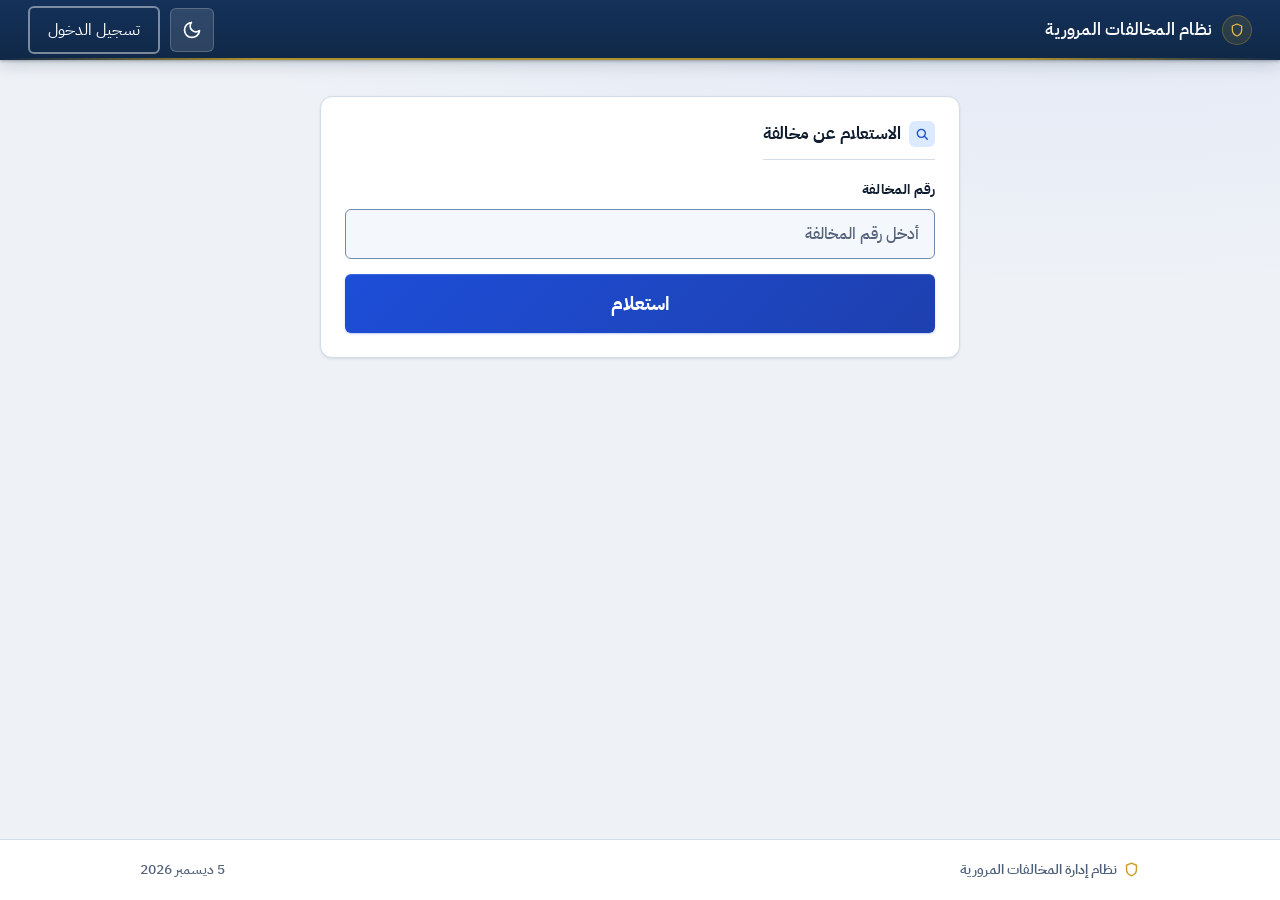
<file: traffic/frontend/public.html>
<!DOCTYPE html>
<html lang="ar" dir="rtl">
<head>
    <meta charset="UTF-8">
    <meta name="viewport" content="width=device-width, initial-scale=1">
    <title>الاستعلام عن مخالفة</title>
    <meta name="color-scheme" content="light dark">
    <link rel="stylesheet" href="css/variables.css?v=29">
    <link rel="stylesheet" href="css/base.css?v=29">
    <link rel="stylesheet" href="css/layout.css?v=29">
    <link rel="stylesheet" href="css/components.css?v=29">
    <link rel="stylesheet" href="css/pages.css?v=29">
</head>
<body>

<div class="navbar">
    <h2><svg class="icon" viewBox="0 0 24 24"><path d="M12 3l7 3v6c0 4.5-3 7.5-7 9-4-1.5-7-4.5-7-9V6l7-3z"/></svg> نظام المخالفات المرورية</h2>
    <div class="navbar-controls">
        <button class="btn-back" onclick="window.location.href='index.html'">تسجيل الدخول</button>
    </div>
</div>

<div class="container-sm">

    <div class="card animate-in">
        <h3 class="heading-icon"><svg class="icon" viewBox="0 0 24 24"><circle cx="11" cy="11" r="6"/><line x1="20" y1="20" x2="15.5" y2="15.5"/></svg> الاستعلام عن مخالفة</h3>
        <div class="msg" id="searchMsg"></div>
        <div class="form-group" style="margin-bottom:15px">
            <label for="s_issued_id">رقم المخالفة</label>
            <input type="text" id="s_issued_id" placeholder="أدخل رقم المخالفة">
        </div>
        <button id="searchBtn" class="btn btn-primary btn-full" onclick="searchViolation()">استعلام</button>
    </div>

    <div id="violationResult" style="display:none">
        <div class="card">
            <h3>تفاصيل المخالفة</h3>

            <div id="statusBadge" style="margin-bottom:15px"></div>

            <!-- بطاقة هوية المخالف -->
            <div class="identity-card" style="margin-bottom:15px">
                <h4 class="heading-icon"><svg class="icon icon-sm" viewBox="0 0 24 24"><circle cx="12" cy="8" r="3.5"/><path d="M5 20c0-3.5 3-6 7-6s7 2.5 7 6"/></svg> بيانات قائد المركبة</h4>
                <div class="identity-main">
                    <div>
                        <div class="identity-name" id="r_driver">—</div>
                        <div class="identity-id">رقم البطاقة: <span id="r_identity_card">—</span></div>
                    </div>
                    <div style="text-align:left">
                        <div style="font-size:12px; color:var(--color-on-ink-muted)">رقم المخالفة</div>
                        <div style="font-size:22px; font-weight:700" id="r_issued_id">—</div>
                    </div>
                </div>
                <div class="identity-grid">
                    <div class="identity-item">
                        <div class="i-label" id="r_plate_label">رقم اللوحة</div>
                        <div class="i-value" id="r_plate">—</div>
                    </div>
                    <div class="identity-item">
                        <div class="i-label">نوع المركبة</div>
                        <div class="i-value" id="r_vehicle">—</div>
                    </div>
                    <div class="identity-item">
                        <div class="i-label">رقم الرخصة</div>
                        <div class="i-value" id="r_license">—</div>
                    </div>
                    <div class="identity-item">
                        <div class="i-label">فئة الرخصة</div>
                        <div class="i-value" id="r_class">—</div>
                    </div>
                    <div class="identity-item">
                        <div class="i-label">تاريخ الضبط</div>
                        <div class="i-value" id="r_date">—</div>
                    </div>
                    <div class="identity-item">
                        <div class="i-label">موقع الضبط</div>
                        <div class="i-value" id="r_location">—</div>
                    </div>
                </div>
            </div>

            <!-- تفاصيل المخالفة -->
            <div class="violation-details">
                <h4 class="heading-icon"><svg class="icon icon-sm" viewBox="0 0 24 24"><path d="M12 4l8.5 15H3.5L12 4z"/><line x1="12" y1="10" x2="12" y2="13"/><line x1="12" y1="16" x2="12" y2="16.3"/></svg> تفاصيل المخالفة</h4>
                <div id="r_violations_list"></div>
            </div>

            <!-- قيمة الغرامة — البطاقة الرسمية الافتراضية: كحلي بخط ذهبي.
                 كانت مُتجاوَزة بالأخضر، فاختلفت عن نظيرتها في مركز الدفع،
                 وزاحمت زر الدفع على المعنى. الأخضر الآن للدفع وحده. -->
            <div class="amount-display" style="margin-top:15px">
                <div class="label">قيمة الغرامة المستحقة</div>
                <div class="value" id="r_amount">0 د.ل</div>
            </div>

            <div id="payBtn">
                <button class="btn btn-success btn-full" onclick="showPayModal()">
                    الدفع الإلكتروني
                </button>
            </div>

        </div>
    </div>

</div>

<!-- نافذة الدفع -->
<div class="modal-overlay" id="payModal">
    <div class="modal-card">

        <div id="payForm">
            <h3>الدفع الإلكتروني</h3>

            <div class="pay-tabs">
                <button class="pay-tab active" onclick="showPayTab('card')" id="tab_card">
                    <svg class="icon icon-sm" viewBox="0 0 24 24"><rect x="3" y="6" width="18" height="12" rx="2"/><line x1="3" y1="10" x2="21" y2="10"/></svg>
                    بطاقة
                </button>
                <button class="pay-tab" onclick="showPayTab('libyana')" id="tab_libyana">
                    <svg class="icon icon-sm" viewBox="0 0 24 24"><rect x="3" y="4" width="18" height="14" rx="2"/><line x1="3" y1="9" x2="21" y2="9"/><line x1="7" y1="14" x2="10" y2="14"/><line x1="13" y1="14" x2="17" y2="14"/></svg>
                    ليبيانا
                </button>
                <button class="pay-tab" onclick="showPayTab('sadad')" id="tab_sadad">
                    <svg class="icon icon-sm" viewBox="0 0 24 24"><path d="M3 10l9-6 9 6"/><line x1="4" y1="10" x2="20" y2="10"/><line x1="4" y1="20" x2="20" y2="20"/><line x1="6" y1="10" x2="6" y2="20"/><line x1="10" y1="10" x2="10" y2="20"/><line x1="14" y1="10" x2="14" y2="20"/><line x1="18" y1="10" x2="18" y2="20"/></svg>
                    سداد
                </button>
            </div>

            <!-- بطاقة مصرفية -->
            <div class="pay-form active" id="form_card">
                <div class="form-group" style="margin-bottom:12px">
                    <label for="pc_number">رقم البطاقة</label>
                    <input type="text" id="pc_number" inputmode="numeric" autocomplete="cc-number"
                           placeholder="0000 0000 0000 0000" maxlength="19">
                </div>
                <div class="card-row">
                    <div class="form-group" style="margin-bottom:12px">
                        <label for="pc_expiry">تاريخ الانتهاء</label>
                        <input type="text" id="pc_expiry" inputmode="numeric" autocomplete="cc-exp"
                               placeholder="MM/YY" maxlength="5">
                    </div>
                    <div class="form-group" style="margin-bottom:12px">
                        <label for="pc_cvv">CVV</label>
                        <input type="text" id="pc_cvv" inputmode="numeric" autocomplete="cc-csc"
                               placeholder="000" maxlength="3">
                    </div>
                </div>
                <div class="form-group" style="margin-bottom:12px">
                    <label for="pc_holder">اسم حامل البطاقة</label>
                    <input type="text" id="pc_holder" autocomplete="cc-name"
                           placeholder="الاسم كما هو على البطاقة">
                </div>
            </div>

            <!-- ليبيانا -->
            <div class="pay-form" id="form_libyana">
                <div class="form-group" style="margin-bottom:12px">
                    <label for="pl_pin">الرقم السري لكروت ليبيانا</label>
                    <input type="text" id="pl_pin" inputmode="numeric" placeholder="أدخل الرقم السري"
                           maxlength="16" dir="ltr" style="letter-spacing:2px">
                </div>
                <p style="font-size:12px; color:var(--color-text-muted); margin-top:4px">
                    أدخل الرقم السري المكوّن من 16 رقماً
                </p>
            </div>

            <!-- سداد -->
            <div class="pay-form" id="form_sadad">
                <div class="form-group" style="margin-bottom:12px">
                    <label for="ps_account">رقم الحساب</label>
                    <input type="text" id="ps_account" inputmode="numeric" placeholder="رقم حسابك في سداد">
                </div>
                <div class="form-group" style="margin-bottom:12px">
                    <label for="ps_password">كلمة المرور</label>
                    <input type="password" id="ps_password" autocomplete="off" placeholder="كلمة المرور">
                </div>
            </div>

            <button id="confirmPayBtn" class="btn btn-success btn-full" onclick="confirmPayment()" style="margin-top:10px">
                تأكيد الدفع
            </button>
            <button class="btn btn-full" style="margin-top:8px; background:var(--color-surface-alt); color:var(--color-text)" onclick="closeModal()">
                إلغاء
            </button>
        </div>

        <div class="success-anim" id="successAnim" style="display:none">
            <svg class="icon icon-lg" viewBox="0 0 24 24"><polyline points="4 12 9 17 20 6"/></svg>
            <h3>تم الدفع بنجاح</h3>
            <p>تم سداد المخالفة رقم <strong id="s_issued_result"></strong></p>
            <p style="margin-top:5px">شكراً لاستخدامك نظام المخالفات المرورية</p>
            <button class="btn btn-primary btn-full" onclick="printPublicReceipt()" style="margin-top:20px">
                طباعة الإيصال
            </button>
            <button class="btn btn-full" onclick="closeModal()" style="margin-top:8px; background:var(--color-surface-alt); color:var(--color-text)">إغلاق</button>
        </div>

    </div>
</div>

<div id="receiptArea" style="display:none"></div>

<style>
/* محصورة بالصنف الذي تضيفه printReceiptArea() — بلا الحصر كانت أي طباعة
   من هذه الصفحة (قبل الدفع مثلاً) تُخفي كل شيء فتخرج صفحة بيضاء. */
@media print {
    body.printing-receipt > *:not(#receiptArea) { display: none !important; }
    body.printing-receipt #receiptArea { display: block !important; direction: rtl; font-family: Arial, sans-serif; }
}
</style>

<script src="js/utils.js?v=29"></script>
<script src="js/api.js?v=29"></script>
<script src="js/public.js?v=29"></script>

</body>
</html>
</file>
<file: traffic/frontend/css/variables.css>
﻿/* ============================================
   DESIGN TOKENS — نظام الألوان الرسمي
   الوضع الفاتح افتراضياً / داكن عبر data-theme أو media query
   ============================================ */

:root {
    color-scheme: light;

    /* Navbar — كحلي رسمي متدرّج ثابت في الوضعين */
    --color-navbar-bg:    linear-gradient(180deg, #14315A 0%, #0F2847 100%);
    --color-navbar-text:  #FFFFFF;
    --color-navbar-muted: rgba(255, 255, 255, 0.62);

    /* Brass — لون الشعارات الرسمية، يُستخدم بتحفّظ */
    --color-gold:         #C9A227;
    --color-gold-bright:  #E3BC4A;
    --color-gold-dim:     rgba(201, 162, 39, 0.35);

    /* Accent — أزرق ملكي */
    --color-accent:       #1D4ED8;
    --color-accent-hover: #1E40AF;
    --color-accent-light: #DBEAFE;
    --color-accent-text:  #1D4ED8;   /* نص — 6.9:1 على الأبيض */
    --gradient-brand:     linear-gradient(135deg, #1D4ED8 0%, #1E40AF 100%);

    /* بنفسجي مدير القسم — كان مكتوباً في الشارة مباشرةً بلا مقابل داكن */
    --color-violet:       #7C3AED;   /* مِلء */
    --color-violet-bg:    rgba(109, 40, 217, 0.10);
    --color-violet-text:  #6D28D9;   /* نص — 6.5:1 */

    /* For dark navbar text/identity cards */
    --color-on-ink:       #FFFFFF;
    --color-on-ink-muted: rgba(255, 255, 255, 0.65);

    /* Status
       ملاحظة: الألوان المشبعة (#16A34A) تباينها 3.3:1 فقط على الأبيض — ترسب
       كنص. لذلك لكل حالة لونان: لون مِلء (خلفيات وحدود) ولون نص داكن يعبر 4.5. */
    --color-success:      #16A34A;   /* مِلء */
    --color-success-bg:   #DCFCE7;
    --color-success-text: #127138;   /* نص — 6.1:1 */
    --color-danger:       #DC2626;   /* 4.83:1 — يمر */
    --color-danger-bg:    #FEE2E2;
    --color-danger-text:  #B91C1C;   /* 6.1:1 */
    --color-warning:      #D97706;   /* مِلء */
    --color-warning-bg:   #FEF3C7;
    --color-warning-text: #A2490A;   /* نص — 6.0:1 */
    --color-info-bg:      #DBEAFE;

    /* Light mode surfaces
       ═══ ثلاث درجات للحدود، لا درجة واحدة ═══
       درجةٌ واحدة قويةٌ لكل شيء تجعل الواجهة مسطّحة ومُتعِبة: البطاقة
       والحقل وفاصل الصفوف بثقل واحد، فلا يدلّ الحدّ على شيء.
         • strong — عناصر التحكّم وحدها (حقول، أزرار شبحية، مفاتيح).
           هي ما يُلمَس ويُشغَّل، ويوجب لها WCAG 1.4.11 تبايناً 3:1.
         • border — الحاويات: بطاقات ونوافذ ولوحات. يكفيها أن تُرى،
           فالظلّ واختلاف السطح يحملان الفصل معها.
         • soft   — الفواصل الداخلية: صفوف وعناوين وأقسام. أهدأ ما
           يمكن، فالمحاذاة تحمل البنية أصلاً. */
    --color-bg:            #EEF2F7;
    --color-surface:       #FFFFFF;
    --color-surface-alt:   #F4F7FB;
    --color-border-strong: #758BAD;   /* 3.47:1 — عناصر التحكّم */
    --color-border:        #AFBED4;   /* 1.89:1 — الحاويات */
    --color-border-soft:   #D3DCE9;   /* 1.35:1 — الفواصل الداخلية */

    /* Text — الباهت كان #8496AE بتباين 2.69:1 على الخلفية (راسب).
       رُفع إلى 5.34:1 ليقرأه كبار السن. */
    --color-text:         #0F1C2E;   /* 17.1:1 */
    --color-text-muted:   #4B5E7A;   /*  5.9:1 */
    --color-text-faint:   #55647C;   /*  5.3:1 */

    /* Radius */
    --radius-sm:   4px;
    --radius-md:   6px;
    --radius-lg:   8px;
    --radius-xl:   12px;
    --radius-full: 999px;

    /* Space */
    --space-1: 4px;
    --space-2: 8px;
    --space-3: 12px;
    --space-4: 16px;
    --space-5: 20px;
    --space-6: 28px;

    /* Shadows — هادئة ورسمية */
    --shadow-sm:        0 1px 3px rgba(14, 36, 64, 0.08), 0 1px 2px rgba(14, 36, 64, 0.04);
    --shadow-md:        0 4px 8px -2px rgba(14, 36, 64, 0.10), 0 2px 4px -1px rgba(14, 36, 64, 0.06);
    --shadow-lg:        0 10px 20px -5px rgba(14, 36, 64, 0.12), 0 4px 8px -2px rgba(14, 36, 64, 0.08);
    --shadow-card:      0 1px 3px rgba(14, 36, 64, 0.08), 0 1px 2px rgba(14, 36, 64, 0.04);
    --shadow-card-hover:0 4px 12px rgba(14, 36, 64, 0.12);

    /* لمسات لونية خفيفة جداً تميّز أقسام نموذج الشرطي */
    --fs-tint-1: #F4F8FE;
    --fs-tint-2: #FEFAF2;
    --fs-tint-3: #F9F6FE;
    --ground-wash: rgba(29, 78, 216, 0.07);

    /* Fonts */
    --font-family: 'IBM Plex Sans Arabic', 'Segoe UI', system-ui, Tahoma, Arial, sans-serif;

    /* Type scale — مرفوعة لقراءة كبار السن.
       الأساس 16px هو الحد الأدنى الموصى به لنص المحتوى،
       ولا شيء تحت 13px حتى في التسميات الثانوية. */
    --text-xs:   13px;
    --text-sm:   14px;
    --text-base: 16px;
    --text-md:   17px;
    --text-lg:   19px;
    --text-xl:   23px;
    --text-2xl:  30px;
    --text-3xl:  38px;

    /* أهداف اللمس والنقر — 48px حد أدنى مريح */
    --tap-min:   48px;

    /* Hairlines — الخط الذهبي الرسمي */
    --rule-gold: linear-gradient(90deg, transparent, var(--color-gold) 20%, var(--color-gold) 80%, transparent);

    /* Transitions — رُفعت خارج نطاق 0.1–0.2s.
       الحركة السريعة تُفوِّت على كبار السن إدراك ما تغيّر. */
    --ease:            cubic-bezier(0.4, 0, 0.2, 1);
    --ease-spring:     cubic-bezier(0.16, 1, 0.3, 1);
    --transition-fast: 280ms var(--ease);
    --transition:      340ms var(--ease);
    --transition-slow: 480ms var(--ease-spring);
}

/* ─── Dark mode via OS preference ───
   :not([data-theme="light"]) حتى يتغلّب اختيار المستخدم الصريح
   للفاتح على تفضيل النظام الداكن. */
@media (prefers-color-scheme: dark) {
    :root:not([data-theme="light"]) {
        color-scheme: dark;
        --color-gold:         #E3BC4A;
        --color-gold-bright:  #F2D06B;
        --color-gold-dim:     rgba(227, 188, 74, 0.30);
        --color-bg:           #0D1B2E;
        --color-surface:      #132036;
        --color-surface-alt:  #1A2B42;
        /* كان #243450 بتباين 1.31:1 على السطح الداكن — أخفت من الفاتح */
        --color-border-strong: #5A76A8;   /* 3.20:1 على أفتح لمسة قسم */
        --color-border:        #3B527B;   /* 2.08:1 — الحاويات */
        --color-border-soft:   #2A3B5C;   /* 1.46:1 — الفواصل الداخلية */
        --color-text:         #E8EDF5;
        --color-text-muted:   #B4C2D6;
        --color-text-faint:   #96A6BE;
        --color-accent-light: rgba(29, 78, 216, 0.22);
        --color-success-bg:   rgba(22, 163, 74,  0.18);
        --color-success-text: #5FE38F;
        --color-danger-bg:    rgba(220, 38, 38,  0.18);
        --color-warning-bg:   rgba(217, 119, 6,  0.18);
        --color-info-bg:      rgba(29, 78, 216,  0.18);
        /* ألوان النصّ الحالية تُقلَب للوضع الداكن كما قُلب success-text.
           بدونها كانت تبقى بقيم الفاتح الداكنة على خلفية داكنة —
           فترسب: التبويب النشط 2.43:1 والشارات 2.4→2.9:1. */
        --color-accent-text:  #93B4F7;   /* 7.2:1 على السطح الداكن */
        --color-warning-text: #F0A94A;   /* 8.4:1 */
        --color-danger-text:  #F49393;   /* 7.3:1 */
        --color-violet-bg:    rgba(124, 58, 237, 0.22);
        --color-violet-text:  #C4A8FA;   /* 7.9:1 */
        --shadow-sm:        0 1px 3px rgba(0, 0, 0, 0.30);
        --shadow-md:        0 4px 12px rgba(0, 0, 0, 0.35);
        --shadow-lg:        0 10px 24px rgba(0, 0, 0, 0.40);
        --shadow-card:      0 1px 4px rgba(0, 0, 0, 0.35);
        --fs-tint-1: #16274A;
        --fs-tint-2: #232839;
        --fs-tint-3: #1D2149;
        --ground-wash: rgba(88, 132, 214, 0.10);
        --shadow-card-hover:0 4px 16px rgba(0, 0, 0, 0.40);
    }
}

/* ─── Dark mode via toggle ─── */
:root[data-theme="dark"] {
    color-scheme: dark;
    --color-gold:         #E3BC4A;
    --color-gold-bright:  #F2D06B;
    --color-gold-dim:     rgba(227, 188, 74, 0.30);
    --color-bg:           #0D1B2E;
    --color-surface:      #132036;
    --color-surface-alt:  #1A2B42;
    --color-border-strong: #5A76A8;   /* 3.20:1 على أفتح لمسة قسم */
    --color-border:        #3B527B;   /* 2.08:1 — الحاويات */
    --color-border-soft:   #2A3B5C;   /* 1.46:1 — الفواصل الداخلية */
    --color-text:         #E8EDF5;
    --color-text-muted:   #B4C2D6;
    --color-text-faint:   #96A6BE;
    --color-accent-light: rgba(29, 78, 216, 0.22);
    --color-success-bg:   rgba(22, 163, 74,  0.18);
    --color-success-text: #5FE38F;
    --color-danger-bg:    rgba(220, 38, 38,  0.18);
    --color-warning-bg:   rgba(217, 119, 6,  0.18);
    --color-info-bg:      rgba(29, 78, 216,  0.18);
    --shadow-sm:        0 1px 3px rgba(0, 0, 0, 0.30);
    --shadow-md:        0 4px 12px rgba(0, 0, 0, 0.35);
    --shadow-lg:        0 10px 24px rgba(0, 0, 0, 0.40);
    --shadow-card:      0 1px 4px rgba(0, 0, 0, 0.35);
    --fs-tint-1: #16274A;
    --fs-tint-2: #232839;
    --fs-tint-3: #1D2149;
    --ground-wash: rgba(88, 132, 214, 0.10);
    --shadow-card-hover:0 4px 16px rgba(0, 0, 0, 0.40);
}

/* ─── Light mode via toggle (override OS dark) ─── */
:root[data-theme="light"] {
    color-scheme: light;
    --color-gold:         #C9A227;
    --color-gold-bright:  #E3BC4A;
    --color-gold-dim:     rgba(201, 162, 39, 0.35);
    --color-bg:           #EEF2F7;
    --color-surface:      #FFFFFF;
    --color-surface-alt:  #F4F7FB;
    --color-border-strong: #758BAD;
    --color-border:        #AFBED4;
    --color-border-soft:   #D3DCE9;
    --color-text:         #0F1C2E;
    --color-text-muted:   #4B5E7A;
    --color-text-faint:   #55647C;
    --color-accent-light: #DBEAFE;
    --color-success-bg:   #DCFCE7;
    --color-success-text: #127138;
    --color-danger-bg:    #FEE2E2;
    --color-warning-bg:   #FEF3C7;
    --color-info-bg:      #DBEAFE;
    /* تُعاد صراحةً: المفتاح الفاتح يجب أن يتغلّب على تفضيل النظام الداكن */
    --color-accent-text:  #1D4ED8;
    --color-warning-text: #A2490A;
    --color-danger-text:  #B91C1C;
    --color-violet-bg:    rgba(109, 40, 217, 0.10);
    --color-violet-text:  #6D28D9;
    --shadow-sm:        0 1px 3px rgba(14, 36, 64, 0.08), 0 1px 2px rgba(14, 36, 64, 0.04);
    --shadow-md:        0 4px 8px -2px rgba(14, 36, 64, 0.10);
    --shadow-lg:        0 10px 20px -5px rgba(14, 36, 64, 0.12);
    --shadow-card:      0 1px 3px rgba(14, 36, 64, 0.08);
    /* لمسات لونية خفيفة جداً تميّز أقسام نموذج الشرطي */
    --fs-tint-1: #F4F8FE;
    --fs-tint-2: #FEFAF2;
    --fs-tint-3: #F9F6FE;
    --ground-wash: rgba(29, 78, 216, 0.07);
    --shadow-card-hover:0 4px 12px rgba(14, 36, 64, 0.12);
}
</file>
<file: traffic/frontend/css/base.css>
/* ============================================
   الخطوط — مستضافة محلياً (تعمل بدون إنترنت)
   ============================================ */
@font-face {
    font-family: 'IBM Plex Sans Arabic'; font-style: normal; font-weight: 400; font-display: swap;
    src: url('../fonts/plex-arabic-400.woff2') format('woff2');
    unicode-range: U+0600-06FF, U+0750-077F, U+0870-088E, U+0890-0891, U+0897-08E1, U+08E3-08FF, U+200C-200E, U+2010-2011, U+204F, U+2E41, U+FB50-FDFF, U+FE70-FE74, U+FE76-FEFC;
}
@font-face {
    font-family: 'IBM Plex Sans Arabic'; font-style: normal; font-weight: 400; font-display: swap;
    src: url('../fonts/plex-latin-400.woff2') format('woff2');
    unicode-range: U+0000-00FF, U+0131, U+0152-0153, U+02BB-02BC, U+02C6, U+02DA, U+02DC, U+2000-206F, U+20AC, U+2122, U+2212, U+FEFF, U+FFFD;
}
@font-face {
    font-family: 'IBM Plex Sans Arabic'; font-style: normal; font-weight: 500; font-display: swap;
    src: url('../fonts/plex-arabic-500.woff2') format('woff2');
    unicode-range: U+0600-06FF, U+0750-077F, U+0870-088E, U+0890-0891, U+0897-08E1, U+08E3-08FF, U+200C-200E, U+2010-2011, U+204F, U+2E41, U+FB50-FDFF, U+FE70-FE74, U+FE76-FEFC;
}
@font-face {
    font-family: 'IBM Plex Sans Arabic'; font-style: normal; font-weight: 500; font-display: swap;
    src: url('../fonts/plex-latin-500.woff2') format('woff2');
    unicode-range: U+0000-00FF, U+0131, U+0152-0153, U+02BB-02BC, U+02C6, U+02DA, U+02DC, U+2000-206F, U+20AC, U+2122, U+2212, U+FEFF, U+FFFD;
}
@font-face {
    font-family: 'IBM Plex Sans Arabic'; font-style: normal; font-weight: 600; font-display: swap;
    src: url('../fonts/plex-arabic-600.woff2') format('woff2');
    unicode-range: U+0600-06FF, U+0750-077F, U+0870-088E, U+0890-0891, U+0897-08E1, U+08E3-08FF, U+200C-200E, U+2010-2011, U+204F, U+2E41, U+FB50-FDFF, U+FE70-FE74, U+FE76-FEFC;
}
@font-face {
    font-family: 'IBM Plex Sans Arabic'; font-style: normal; font-weight: 600; font-display: swap;
    src: url('../fonts/plex-latin-600.woff2') format('woff2');
    unicode-range: U+0000-00FF, U+0131, U+0152-0153, U+02BB-02BC, U+02C6, U+02DA, U+02DC, U+2000-206F, U+20AC, U+2122, U+2212, U+FEFF, U+FFFD;
}
@font-face {
    font-family: 'IBM Plex Sans Arabic'; font-style: normal; font-weight: 700; font-display: swap;
    src: url('../fonts/plex-arabic-700.woff2') format('woff2');
    unicode-range: U+0600-06FF, U+0750-077F, U+0870-088E, U+0890-0891, U+0897-08E1, U+08E3-08FF, U+200C-200E, U+2010-2011, U+204F, U+2E41, U+FB50-FDFF, U+FE70-FE74, U+FE76-FEFC;
}
@font-face {
    font-family: 'IBM Plex Sans Arabic'; font-style: normal; font-weight: 700; font-display: swap;
    src: url('../fonts/plex-latin-700.woff2') format('woff2');
    unicode-range: U+0000-00FF, U+0131, U+0152-0153, U+02BB-02BC, U+02C6, U+02DA, U+02DC, U+2000-206F, U+20AC, U+2122, U+2212, U+FEFF, U+FFFD;
}

/* ── Reset ── */
*, *::before, *::after { box-sizing: border-box; margin: 0; padding: 0; }

html {
    font-size: 16px;              /* كان 15px */
    -webkit-text-size-adjust: 100%;
    accent-color: var(--color-accent);
}

/* مؤشر الكتابة يتبع لون النص لا مظهر نظام التشغيل:
   أسود في الوضع الفاتح وفاتح في الداكن. بدون هذا كان
   Chromium يرسمه أبيض على حقل أبيض فيختفي. */
html, body, input, select, textarea, [contenteditable] {
    caret-color: var(--color-text);
}

body {
    font-family: var(--font-family);
    background-color: var(--color-bg);
    /* أرضية الصفحة لم تكن لوناً مسطّحاً واحداً بلا عمق: ضوء خافت جداً
       ينحدر من أعلى اليمين تحت الشريط الكحلي، فتُقرأ الصفحة سطحاً
       لا فراغاً. التدرّج شفّاف فلا يمسّ تباين أي نصّ فوقه. */
    background-image:
        radial-gradient(120% 70% at 85% -10%, var(--ground-wash), transparent 60%);
    background-repeat: no-repeat;
    background-attachment: fixed;
    color: var(--color-text);
    /* تذييل لاصق: الصفحة عمود، والمحتوى يتمدّد، فلا يتعلّق
       التذييل في منتصف الشاشة حين يقصر المحتوى (مركز الدفع
       كان يترك ٦٠٠px فراغاً ميتاً تحت بطاقة البحث). */
    min-height: 100vh;
    min-height: 100dvh;
    display: flex;
    flex-direction: column;
    direction: rtl;
    font-size: var(--text-base);  /* 16px صريح بدل الوراثة */
    font-weight: 500;             /* أثقل قليلاً — أوضح على الشاشات */
    line-height: 1.75;            /* تباعد أسخى يسهّل تتبّع السطور */
    -webkit-font-smoothing: antialiased;
    text-rendering: optimizeLegibility;
    transition: background-color var(--transition) , color var(--transition);
}

h1, h2, h3, h4 {
    font-weight: 700;             /* كان 600 */
    color: var(--color-text);
    line-height: 1.45;
}

/* الروابط مسطّرة دائماً — اللون وحده لا يكفي للتمييز */
a {
    color: var(--color-accent-text);
    text-decoration: underline;
    text-underline-offset: 3px;
}
a:hover { text-decoration-thickness: 2px; }

::selection { background: var(--color-accent); color: #fff; }

/* ── Scrollbar — أعرض ليسهل الإمساك به ── */
::-webkit-scrollbar { width: 14px; height: 14px; }
::-webkit-scrollbar-track { background: var(--color-surface-alt); }
::-webkit-scrollbar-thumb {
    background: var(--color-text-faint);
    border-radius: 7px;
    border: 3px solid var(--color-surface-alt);
}
::-webkit-scrollbar-thumb:hover { background: var(--color-text-muted); }

/* حلقة تركيز سميكة وواضحة — أساسية للتنقّل بلوحة المفاتيح */
:focus-visible {
    outline: 3px solid var(--color-accent);
    outline-offset: 3px;
    border-radius: var(--radius-sm);
}

/* ── Icons — أكبر وأثخن خطاً ── */
.icon {
    width: 22px;
    height: 22px;
    stroke: currentColor;
    fill: none;
    stroke-width: 2.1;
    stroke-linecap: round;
    stroke-linejoin: round;
    flex-shrink: 0;
    vertical-align: middle;
    display: inline-block;
}

.icon-sm { width: 18px; height: 18px; }
.icon-lg { width: 32px; height: 32px; }

.heading-icon {
    display: inline-flex;
    align-items: center;
    gap: var(--space-2);
}

/* ── Animations ── */
@keyframes fade-up {
    from { opacity: 0; transform: translateY(10px); }
    to   { opacity: 1; transform: translateY(0); }
}

@keyframes fade-in {
    from { opacity: 0; }
    to   { opacity: 1; }
}

.animate-in {
    animation: fade-up var(--transition-slow) var(--ease-spring) both;
}

@media (prefers-reduced-motion: reduce) {
    *, *::before, *::after {
        animation-duration: 0.01ms !important;
        transition-duration: 0.01ms !important;
        scroll-behavior: auto !important;
    }
}

/* ── Print ── */
@media print {
    .navbar, .tabs, .btn-logout, .btn-theme-toggle { display: none !important; }
    body { background: white; color: black; }
}
</file>
<file: traffic/frontend/css/layout.css>
/* ============================================
   NAVBAR — أزرق ملكي صلب
   ============================================ */
.navbar {
    position: sticky;
    top: 0;
    z-index: 100;
    background: var(--color-navbar-bg);
    color: var(--color-navbar-text);
    padding: 0 28px;
    height: 60px;
    display: flex;
    justify-content: space-between;
    align-items: center;
    gap: var(--space-4);
    box-shadow: 0 1px 3px rgba(8, 22, 42, 0.30), 0 4px 16px rgba(8, 22, 42, 0.18);
}

/* الخط الذهبي الرسمي أسفل الشريط */
.navbar::after {
    content: '';
    position: absolute;
    bottom: 0;
    right: 0;
    left: 0;
    height: 2px;
    background: var(--rule-gold);
    opacity: 0.85;
}

.navbar h2 {
    font-size: var(--text-md);
    font-weight: 600;
    display: inline-flex;
    align-items: center;
    gap: 10px;
    color: var(--color-navbar-text);
    white-space: nowrap;
    letter-spacing: 0.2px;
}

/* شعار الشريط — قرص نحاسي */
.navbar h2 > .icon {
    width: 30px;
    height: 30px;
    padding: 6px;
    border-radius: var(--radius-full);
    background: rgba(201, 162, 39, 0.14);
    border: 1px solid var(--color-gold-dim);
    color: var(--color-gold-bright);
    stroke-width: 1.9;
    box-sizing: border-box;
}

/* هوية الشريط: العنوان ثم المستخدم — كلاهما في جهة البدء (اليمين).
   كان اسم المستخدم داخل navbar-controls فيقع في الطرف المقابل مع
   أزرار الإجراءات. الفصل يجعل اليمين تعريفاً واليسار إجراءً. */
.navbar-brand {
    display: flex;
    align-items: center;
    gap: 14px;
    min-width: 0;          /* يسمح للاسم الطويل بالاقتطاع بدل دفع الشريط */
}

.navbar-controls {
    display: flex;
    align-items: center;
    gap: 10px;
    flex-shrink: 0;
}

.navbar-info {
    font-size: var(--text-sm);
    color: var(--color-navbar-muted);
    white-space: nowrap;
    /* الفاصل على جهة البدء — أي يمين العنصر في RTL، بينه وبين العنوان */
    padding-inline-start: 14px;
    border-inline-start: 1px solid rgba(255, 255, 255, 0.22);
    overflow: hidden;
    text-overflow: ellipsis;
}

/* الشريط بلا مستخدم (الاستعلام العام) لا يرسم فاصلاً */
.navbar-info:empty {
    padding-inline-start: 0;
    border-inline-start: none;
}

/* زر تبديل المظهر — قاعدة محايدة */
.btn-theme-toggle {
    display: inline-flex;
    align-items: center;
    justify-content: center;
    width: 44px;
    height: 44px;
    background: var(--color-surface-alt);
    border: 1px solid var(--color-border-strong);
    border-radius: var(--radius-md);
    cursor: pointer;
    color: var(--color-text-muted);
    transition: background var(--transition-fast), border-color var(--transition-fast);
    flex-shrink: 0;
}

.btn-theme-toggle:hover {
    background: var(--color-accent-light);
    border-color: var(--color-accent);
    color: var(--color-accent-text);
}

/* داخل الـ navbar يكتسب ألوان الشريط */
.navbar .btn-theme-toggle {
    background: rgba(255, 255, 255, 0.12);
    border-color: rgba(255, 255, 255, 0.20);
    color: #fff;
}

.navbar .btn-theme-toggle:hover {
    background: rgba(255, 255, 255, 0.22);
    border-color: rgba(255, 255, 255, 0.40);
    color: #fff;
}

.btn-theme-toggle .icon { width: 20px; height: 20px; }

/* زر الخروج */
.btn-logout {
    display: inline-flex;
    align-items: center;
    gap: 6px;
    background: transparent;
    color: var(--color-navbar-text);
    border: 2px solid rgba(255, 255, 255, 0.45);
    font-weight: 700;
    min-height: 44px;
    padding: 10px 18px;
    border-radius: var(--radius-md);
    cursor: pointer;
    font-family: inherit;
    font-size: var(--text-sm);
    transition: background var(--transition-fast), border-color var(--transition-fast);
    white-space: nowrap;
}

.btn-logout:hover {
    background: rgba(255, 255, 255, 0.12);
    border-color: rgba(255, 255, 255, 0.45);
}

@media (max-width: 640px) {
    .navbar { padding: 0 14px; height: 52px; }
    .navbar h2 { font-size: var(--text-sm); }
    .navbar-info { display: none; }
    .btn-logout { padding: 6px 10px; font-size: var(--text-sm); }
}

/* ============================================
   TABS
   ============================================ */
/* التبويبات تلتفّ ولا تنزلق.
   كانت overflow-x: auto مع scrollbar-width: none — أي أنها تُقصّ
   بلا شريط تمرير يدلّ على وجود المزيد. فعلى اللوحي كان تبويب
   «التقارير» يختفي بـ40px، وعلى الهاتف تختفي ثلاثة تبويبات
   (12px و121px و183px) بلا أي إشارة إلى وجودها.
   الالتفاف يُظهرها كلها، ولا يضرّ سطح المكتب لأنها تتّسع في سطر. */
.tabs {
    display: flex;
    flex-wrap: wrap;
    background: var(--color-surface);
    border-bottom: 1px solid var(--color-border);
    padding: 0 28px;
}

.tab {
    position: relative;
    display: flex;
    align-items: center;
    min-height: 56px;                /* هدف نقر واسع */
    padding: 16px 22px;
    cursor: pointer;
    font-size: var(--text-md);       /* 17px */
    font-weight: 700;                /* كان 500 */
    color: var(--color-text-muted);
    margin-bottom: -1px;
    transition: color var(--transition-fast), background var(--transition-fast);
    white-space: nowrap;
}

.tab::after {
    content: '';
    position: absolute;
    bottom: -1px;
    right: 18px;
    left: 18px;
    height: 4px;                     /* مؤشر أسمك — كان 2px */
    background: var(--color-accent);
    transform: scaleX(0);
    transition: transform var(--transition) var(--ease-spring);
    border-radius: var(--radius-full);
}

.tab:hover { color: var(--color-text); background: var(--color-surface-alt); }

/* التبويب النشط: لون + خلفية + خط سفلي سميك — ثلاث إشارات لا لون وحده.
   اللون من accent-text لا accent: الثاني لون مِلء، وكان يرسب على
   خلفية التبويب النشط في الوضع الداكن (2.43:1). */
.tab.active {
    color: var(--color-accent-text);
    background: var(--color-accent-light);
}

.tab.active::after { transform: scaleX(1); }

.section { display: none; }
.section.active { display: block; animation: fade-up var(--transition-slow) both; }

@media (max-width: 640px) {
    .tabs { padding: 0 14px; }
    .tab  { padding: 13px 12px; font-size: var(--text-sm); }
}

/* ============================================
   CONTAINERS
   ============================================ */
.container {
    max-width: 1040px;
    margin: 28px auto;
    padding: 0 20px;
}

.container-sm {
    max-width: 680px;
    margin: 36px auto;
    padding: 0 20px;
}

/* المحتوى يتمدّد ليدفع التذييل إلى أسفل الشاشة */
body > .container,
body > .container-sm { flex: 1 0 auto; width: 100%; }

/* ============================================
   PAGE FOOT — تذييل الصفحة
   ============================================ */
.page-foot {
    flex-shrink: 0;
    margin-top: 40px;
    border-top: 1px solid var(--color-border-soft);
    background: var(--color-surface);
    color: var(--color-text-faint);
    font-size: var(--text-sm);
}

.page-foot-inner {
    max-width: 1040px;
    margin: 0 auto;
    padding: 18px 20px;
    display: flex;
    align-items: center;
    justify-content: space-between;
    gap: var(--space-4);
    flex-wrap: wrap;
}

.page-foot strong {
    color: var(--color-text-muted);
    font-weight: 600;
}

.page-foot .icon {
    width: 17px;
    height: 17px;
    color: var(--color-gold);
    margin-inline-end: 6px;
}

@media (max-width: 640px) {
    .page-foot-inner { padding: 14px 12px; font-size: var(--text-xs); }
}

@media print {
    .page-foot { display: none !important; }
}

@media (max-width: 640px) {
    .container, .container-sm { margin: 16px auto; padding: 0 12px; }
}

/* جدول «المخالفات الصادرة» أحد عشر عموداً يحتاج 1143px، والحاوية
   تعطيه 950 — ففاض 193px وقُصّ عمود الإجراءات. توسعة الحاوية على
   الشاشات العريضة تُسع الجدول كاملاً بلا تمرير أفقي ولا تثبيت. */
@media (min-width: 1400px) {
    .container    { max-width: 1280px; }
    .container-sm { max-width: 760px;  }
}

@media (min-width: 1600px) {
    .container    { max-width: 1340px; }
}
</file>
<file: traffic/frontend/css/components.css>
/* ============================================
   CARD
   ============================================ */
.card {
    background: var(--color-surface);
    /* حدّ أهدأ: البطاقة يفصلها اختلافُ السطح عن أرضية الصفحة
       والظلُّ تحتها، فلا تحتاج إطاراً يزاحم إطارات الحقول داخلها */
    border: 1px solid var(--color-border-soft);
    border-radius: var(--radius-xl);
    padding: 24px;
    box-shadow: var(--shadow-card);
    margin-bottom: 18px;
    transition: box-shadow var(--transition), border-color var(--transition);
}

.card:hover { box-shadow: var(--shadow-card-hover); }

.card h3 {
    font-size: var(--text-md);
    margin-bottom: 18px;
    padding-bottom: 12px;
    /* فاصل داخلي تحت عنوان البطاقة — لا إطار حاوية */
    border-bottom: 1px solid var(--color-border-soft);
    color: var(--color-text);
    letter-spacing: -0.1px;
}

/* أيقونة العنوان — قرص خافت بلون التمييز */
.card h3.heading-icon > .icon {
    width: 26px;
    height: 26px;
    padding: 5px;
    border-radius: var(--radius-md);
    background: var(--color-accent-light);
    color: var(--color-accent-text);
    box-sizing: border-box;
}

@media (max-width: 640px) {
    .card { padding: 14px; border-radius: var(--radius-md); }
}

/* ============================================
   FORM
   ============================================ */
.form-grid {
    display: grid;
    grid-template-columns: 1fr 1fr;
    gap: 16px;
}

.form-grid-3 { grid-template-columns: 1fr 1fr 1fr; }

@media (max-width: 760px) {
    .form-grid-3 { grid-template-columns: 1fr 1fr; }
}

.form-group {
    display: flex;
    flex-direction: column;
    gap: 6px;
}

.form-group.full { grid-column: 1 / -1; }

label {
    font-size: var(--text-sm);     /* 14px — كان 12px */
    font-weight: 700;
    color: var(--color-text);      /* كان خافتاً */
    letter-spacing: 0.15px;
}

/* الحقل سطحٌ مملوء بحدٍّ رفيع، لا مربّعٌ مرسوم بخطٍّ ثخين.
   كان الحدّ 2px بلونٍ داكن حول كل حقل، وحقول الصفحة في شبكة —
   فتُقرأ الصفحة كراسةَ حساب مربّعات. والملء يُعرِّف الحقل بقدر
   ما كان يُعرِّفه الخط الثخين، فيبقى مميَّزاً ويهدأ المنظر. */
input, select, textarea {
    min-height: var(--tap-min);        /* 48px — هدف لمس مريح */
    padding: 12px 15px;
    border: 1px solid var(--color-border-strong);
    border-radius: var(--radius-md);
    font-size: var(--text-base);       /* 16px — يمنع تكبير iOS التلقائي */
    font-family: inherit;
    font-weight: 500;
    color: var(--color-text);
    background: var(--color-surface-alt);
    caret-color: var(--color-text);
    text-align: right;
    width: 100%;
    transition: border-color var(--transition-fast), box-shadow var(--transition-fast), background var(--transition-fast);
    -webkit-appearance: none;
}

/* مؤشر الفأرة على شكل عمود نص فوق حقول الكتابة */
input:not([type="checkbox"]):not([type="radio"]):not([type="file"]),
textarea { cursor: text; }
select   { cursor: pointer; }

input::placeholder,
textarea::placeholder { color: var(--color-text-faint); }

/* حالة التركيز واضحة جداً — حلقة سميكة وحدّ ملوّن */
input:focus,
select:focus,
textarea:focus {
    outline: none;
    border-color: var(--color-accent);
    /* الحقل المركَّز يصعد إلى السطح الأبيض — فيبرز من إخوته المملوءة */
    background: var(--color-surface);
    box-shadow: 0 0 0 4px rgba(29, 78, 216, 0.22);
}

@media (max-width: 640px) {
    .form-grid { gap: 14px; }
}

/* ============================================
   BUTTONS
   ============================================ */
.btn {
    display: inline-flex;
    align-items: center;
    justify-content: center;
    gap: 9px;
    min-height: var(--tap-min);        /* 48px */
    padding: 12px 26px;
    border: none;
    border-radius: var(--radius-md);
    font-size: var(--text-md);         /* 17px — كان 14px */
    font-weight: 700;                  /* كان 600 */
    font-family: inherit;
    cursor: pointer;
    transition: background var(--transition-fast), box-shadow var(--transition-fast), transform var(--transition-fast);
    white-space: nowrap;
}

.btn:active { transform: scale(0.98); }

.btn-primary {
    background: var(--gradient-brand);
    color: #fff;
    box-shadow: 0 1px 2px rgba(29, 78, 216, 0.30), inset 0 1px 0 rgba(255,255,255,0.14);
}
.btn-primary:hover {
    background: var(--color-accent-hover);
    box-shadow: 0 4px 14px rgba(29, 78, 216, 0.32), inset 0 1px 0 rgba(255,255,255,0.14);
}

.btn:disabled { opacity: 0.62; cursor: not-allowed; }
.btn:disabled:hover { box-shadow: none; }

/* أغمق من --color-success: الأخير لون مِلء للأشرطة والخلفيات،
   والنص الأبيض عليه 3.30:1 فقط — يرسب في الأزرار الصغيرة.
   #15803D يعطي 5.01:1، والتحويم #116B32 يعطي 6.62:1 فيبقى
   الفرق بينهما محسوساً. */
.btn-success {
    background: #15803D;
    color: #fff;
}
.btn-success:hover {
    background: #116B32;
    box-shadow: var(--shadow-sm);
}

.btn-danger {
    background: var(--color-danger);
    color: #fff;
}
.btn-danger:hover {
    background: #B91C1C;
    box-shadow: var(--shadow-sm);
}

/* الشبحي: حدّ أثخن ونص أغمق — كان باهتاً يصعب تمييزه كزر */
.btn-ghost {
    background: var(--color-surface);
    color: var(--color-text);
    border: 2px solid var(--color-border-strong);
}
.btn-ghost:hover {
    background: var(--color-surface-alt);
    border-color: var(--color-text-muted);
}

.btn-full { width: 100%; padding: 15px; font-size: var(--text-lg); }

/* زرّ الحفظ داخل بطاقة عريضة كان يمتدّ ٩٥٠px: لوحةُ إعلان لا زر.
   الحدّ الأقصى يُعيده إلى حجم فعلٍ يُضغط، ويُحاذيه إلى جهة البدء
   مع تسميات الحقول فوقه. المودالات ضيّقة أصلاً فلا يمسّها هذا. */
@media (min-width: 720px) {
    .section .card .btn-full {
        max-width: 340px;
        margin-inline-end: auto;
    }
}

/* ============================================
   كشف ملخّص التقرير
   ============================================
   بديل ست بطاقات طافية كان كلٌّ منها بشريط علوي ملوّن وأيقونة
   في مربّع مصبوغ ورقم بلون شريطه — أربعة ألوان على ست بطاقات.
   ذلك قالب لوحات تحكّم عام، ولا صلة له بهوية هذا النظام:
   كحلي ورسم ذهبي ووثيقة رسمية.
   البديل كشف واحد مؤطَّر بخيط ذهبي، خلاياه مفصولة بخيوط شعرية
   كدفتر رسمي. الأرقام كلها بلون النص نفسه — التمييز بالحجم
   والوزن والمحاذاة لا بالصبغ. واللون الدلالي يظهر مرة واحدة
   فقط: شريط نسبة التحصيل، حيث يحمل معنى لا زينة. */

.rep-summary {
    position: relative;
    background: var(--color-surface);
    border: 1px solid var(--color-border);
    border-radius: var(--radius-lg);
    box-shadow: var(--shadow-card);
    overflow: hidden;
    margin-bottom: 18px;
}

/* الخيط الذهبي — الأداة الرسمية نفسها في الشريط العلوي وبطاقة المبلغ */
.rep-summary::before {
    content: '';
    position: absolute;
    top: 0; right: 0; left: 0;
    height: 2px;
    background: var(--rule-gold);
}

/* الخلايا مفصولة بخيوط لا بفجوات: كشف واحد لا ست بطاقات.
   الفجوة 1px والخلفية خيطٌ خلفها — فتُرسم الفواصل بلا حدود
   مزدوجة ولا خيط معلّق في الحافة. */
.rep-metrics {
    display: grid;
    grid-template-columns: repeat(3, 1fr);
    gap: 1px;
    background: var(--color-border-soft);
    padding-top: 1px;
}

.rep-metric {
    background: var(--color-surface);
    padding: 18px 20px 16px;
}

.rm-label {
    font-size: var(--text-xs);
    font-weight: 600;
    color: var(--color-text-faint);
    letter-spacing: 0.4px;
    margin-bottom: 6px;
}

.rm-value {
    font-size: var(--text-2xl);
    font-weight: 700;
    color: var(--color-text);
    line-height: 1.1;
    letter-spacing: -0.5px;
    font-variant-numeric: tabular-nums;
    display: flex;
    align-items: baseline;
    gap: 5px;
}

/* الوحدة تُميَّز بالحجم والهدوء لا بلون ثانٍ */
.rm-unit {
    font-size: var(--text-sm);
    font-weight: 600;
    color: var(--color-text-muted);
    letter-spacing: 0;
}

.rm-sub {
    font-size: var(--text-sm);
    color: var(--color-text-muted);
    margin-top: 5px;
    font-variant-numeric: tabular-nums;
}

/* ---- شريط نسبة التحصيل ---- */
.rep-rate {
    padding: 14px 20px 16px;
    border-top: 1px solid var(--color-border-soft);
}

.rr-head {
    display: flex;
    align-items: baseline;
    justify-content: space-between;
    gap: 12px;
    margin-bottom: 8px;
}

.rr-title {
    font-size: var(--text-xs);
    font-weight: 600;
    color: var(--color-text-faint);
    letter-spacing: 0.4px;
}

.rr-pct {
    font-size: var(--text-md);
    font-weight: 700;
    color: var(--color-text);
    font-variant-numeric: tabular-nums;
}

.rr-bar {
    height: 8px;
    border-radius: var(--radius-full);
    background: var(--color-warning-bg);
    overflow: hidden;
}

/* الأخضر للتحصيل — وهو الدفع، فاللون في موضعه الدلالي */
.rr-fill {
    display: block;
    height: 100%;
    background: var(--color-success);
    border-radius: var(--radius-full);
}

.rr-legend {
    display: flex;
    flex-wrap: wrap;
    gap: 6px 20px;
    margin-top: 8px;
    font-size: var(--text-sm);
    color: var(--color-text-muted);
    font-variant-numeric: tabular-nums;
}

.rr-legend span { display: inline-flex; align-items: center; gap: 7px; }

.rr-dot {
    width: 9px; height: 9px;
    border-radius: var(--radius-full);
    flex-shrink: 0;
}
.rr-dot-paid { background: var(--color-success); }
.rr-dot-due  { background: var(--color-warning); }

@media (max-width: 900px) {
    .rep-metrics { grid-template-columns: repeat(2, 1fr); }
}
@media (max-width: 520px) {
    .rep-metrics { grid-template-columns: 1fr; }
    .rep-metric  { padding: 14px 16px 12px; }
    .rep-rate    { padding: 12px 16px 14px; }
}

/* Chart wrapper */
.chart-wrap {
    position: relative;
    width: 100%;
}
.chart-wrap canvas {
    display: block;
    width: 100% !important;
}

.empty-row {
    text-align: center;
    color: var(--color-text-faint);
    padding: 28px 14px;
    font-size: var(--text-sm);
}

/* ============================================
   MESSAGES
   ============================================ */
.msg {
    padding: 11px 15px;
    border-radius: var(--radius-md);
    font-size: var(--text-sm);
    margin-bottom: 14px;
    display: none;
    text-align: center;
    animation: fade-up var(--transition) both;
    border-width: 1px;
    border-style: solid;
}

.msg-success {
    background: var(--color-success-bg);
    color: var(--color-success-text);
    border-color: var(--color-success);
}
.msg-error {
    background: var(--color-danger-bg);
    color: var(--color-danger-text);
    border-color: var(--color-danger);
}
/* ---- النسخة العائمة من الرسالة ----
   تُبنى بأصناف .msg نفسها فتأخذ ألوانها وحدودها، ولا يضيف
   .toast إلا الموضع والحركة. */
/* أعلى اليسار، تحت الشريط العلوي مباشرةً — لا فوقه حتى لا يحجب
   زرّ الخروج ومفتاح المظهر. الإزاحة 72px = ارتفاع الشريط 60 + 12،
   وتصير 64px حين ينكمش الشريط إلى 52px على الشاشات الضيقة. */
.toast-host {
    position: fixed;
    top: 72px;
    left: 18px;
    z-index: 2000;
    display: flex;
    flex-direction: column;
    align-items: flex-start;
    gap: 8px;
    max-width: calc(100vw - 36px);
    pointer-events: none;   /* لا يحجب النقر على ما تحته */
}

/* صفحة الدخول بلا شريط علوي */
body:not(:has(.navbar)) .toast-host { top: 18px; }

@media (max-width: 640px) {
    .toast-host { top: 64px; left: 12px; right: 12px; max-width: none; }
}

.toast {
    pointer-events: auto;
    display: block;         /* .msg تبدأ none — العائمة تظهر فور إضافتها */
    max-width: min(560px, 100%);
    margin-bottom: 0;
    font-size: var(--text-base);
    font-weight: 600;
    padding: 14px 22px;
    border-width: 1.5px;
    /* ظل مزدوج: قريب للحافة وبعيد للعمق — يفصلها عمّا تحتها */
    box-shadow: 0 2px 6px rgba(8, 22, 42, 0.22), 0 12px 32px rgba(8, 22, 42, 0.30);
    animation: none;        /* الحركة أدناه، لا fade-up الخاصة بـ.msg */
    opacity: 0;
    /* تنزلق من جهتها — من اليسار لا من الأسفل */
    transform: translateX(-14px);
    transition: opacity var(--transition), transform var(--transition);
}

/* خلفية معتمة في الوضعين.
   ألوان .msg-* في الوضع الداكن شفافة بنسبة 0.18 — تصلح لرسالة
   مضمَّنة تستقرّ على بطاقة، لا لرسالة عائمة فوق جدول فيُقرأ النص
   من خلالها. الحل طبقتان: لون السطح المعتم أرضيةً، والصبغة نفسها
   فوقه تدرّجاً مصمتاً — فتخرج النتيجة معتمة وتبقى ألوان النظام. */
.toast.msg-success {
    background-color: var(--color-surface);
    background-image: linear-gradient(var(--color-success-bg), var(--color-success-bg));
}
.toast.msg-error {
    background-color: var(--color-surface);
    background-image: linear-gradient(var(--color-danger-bg), var(--color-danger-bg));
}
.toast-in { opacity: 1; transform: translateX(0); }

@media (prefers-reduced-motion: reduce) {
    .toast { transition: none; transform: none; }
}

/* ============================================
   TABLE — صفوف بطاقية
   ============================================ */
/* التمرير الأفقي مربك — الجداول تتحوّل إلى بطاقات رأسية
   عند 1024px بدل 640px، فلا يحتاج المستخدم للسحب جانبياً. */
.table-wrapper { overflow-x: auto; }

/* ── عمود الإجراءات مثبَّت ──
   جدول المخالفات الصادرة أحد عشر عموداً، عرضه 1167px في حاوية
   950px. فكان عمودا «تعديل» و«حذف» خارج المرأى — يُقتطع منهما
   107px و204px — ولا يصل إليهما المستخدم إلا بتمرير أفقي لا
   يظهر له أثر.
   التثبيت يُبقيهما عند الحافة مهما اتّسع الجدول. وفي RTL الخلية
   الأخيرة تقع يساراً، فالتثبيت على left.
   لا يسري تحت 1024px لأن الصفوف تصير بطاقات رأسية هناك. */
/* حُذف تثبيت عمود الإجراءات.
   كان يُثبَّت عند حافة الحاوية ليبقى في المرأى، لكن الجدول
   عرضه 100% فلا ينزلق أصلاً — فلم يكن العمود المثبَّت يُنقذ شيئاً،
   بل يطفو فوق عمود «الغرامة» ويقصّ قيمه وعنوانه، وخلفيته المعتمة
   تجعله يبدو لوحاً ملصقاً لا جزءاً من الجدول. */

.table-wrapper table {
    width: 100%;
    border-collapse: separate;
    border-spacing: 0 5px;
    font-size: var(--text-base);
    /* الأرقام بعرض ثابت لتصطف الأعمدة الرقمية */
    font-variant-numeric: tabular-nums;
}

.table-wrapper th {
    padding: 10px 10px 14px;
    text-align: right;
    font-size: var(--text-sm);          /* 14px */
    font-weight: 700;
    letter-spacing: 0.2px;
    color: var(--color-text-muted);     /* أغمق من الباهت */
    border-bottom: 3px solid var(--color-border);
    background: transparent;
}

.table-wrapper td {
    padding: 14px 10px;                  /* صفوف مريحة دون إجبار تمرير أفقي */
    color: var(--color-text);
    background: var(--color-surface);
    border-top: 1px solid var(--color-border);
    border-bottom: 1px solid var(--color-border);
    transition: background var(--transition-fast);
}

/* عمود الغرامة — محاذاة رقمية بارزة */
.table-wrapper td[data-label="الغرامة"],
.table-wrapper td[data-label="إجمالي الغرامات"],
.table-wrapper td[data-label="قيمة الغرامة"] {
    font-weight: 600;
    white-space: nowrap;
}

/* عمود الرقم التسلسلي — خافت ورفيع */
.table-wrapper td[data-label="#"] {
    color: var(--color-text-faint);
    font-size: var(--text-sm);
}

/* أول خلية في الصف — الحافة اليمنى في RTL */
.table-wrapper tbody td:first-child {
    border-inline-start: 1px solid var(--color-border);
    border-start-start-radius: var(--radius-md);
    border-end-start-radius: var(--radius-md);
}

/* آخر خلية في الصف — الحافة اليسرى في RTL */
.table-wrapper tbody td:last-child {
    border-inline-end: 1px solid var(--color-border);
    border-start-end-radius: var(--radius-md);
    border-end-end-radius: var(--radius-md);
}

.table-wrapper tbody tr {
    transition: box-shadow var(--transition);
}

.table-wrapper tbody tr:hover td {
    background: var(--color-accent-light);
    border-color: var(--color-accent);
    transition: background var(--transition-fast), border-color var(--transition-fast);
}

.table-wrapper tbody tr:hover {
    box-shadow: 0 4px 14px rgba(29, 78, 216, 0.09);
}

/* ── بطاقات رأسية بدل الجدول ──
   النقطة 1024px (كانت 640px): الجداول العريضة كانت تفرض تمريراً
   أفقياً على اللابتوب والتابلت، وهو مربك ويُخفي أعمدة. */
@media (max-width: 1024px) {
    .table-wrapper table,
    .table-wrapper thead,
    .table-wrapper tbody,
    .table-wrapper th,
    .table-wrapper td,
    .table-wrapper tr { display: block; }

    .table-wrapper thead { display: none; }

    .table-wrapper tbody {
        border-spacing: 0;
    }

    .table-wrapper tbody tr {
        background: var(--color-surface);
        border: 1px solid var(--color-border);
        border-radius: var(--radius-lg);
        margin-bottom: 10px;
        box-shadow: var(--shadow-sm);
        overflow: hidden;
    }

    .table-wrapper tbody td {
        display: flex;
        align-items: center;
        justify-content: space-between;
        gap: 12px;
        padding: 10px 14px;
        border: none;
        border-bottom: 1px solid var(--color-border-soft);
        background: transparent !important;
        border-radius: 0 !important;
    }

    .table-wrapper tbody td:last-child { border-bottom: none; }

    .table-wrapper tbody td::before {
        content: attr(data-label);
        font-size: var(--text-sm);     /* 14px — كان 11px */
        font-weight: 700;
        color: var(--color-text-muted);
        flex-shrink: 0;
    }

    .table-wrapper tbody tr:hover { background: var(--color-surface); }
}

/* ============================================
   BADGES
   ============================================ */
.badge {
    display: inline-flex;
    align-items: center;
    gap: 7px;
    padding: 6px 14px;
    border-radius: var(--radius-full);
    font-size: var(--text-sm);     /* 14px — كان 11px */
    font-weight: 700;
    white-space: nowrap;
    border: 2px solid transparent;
}

/* شارات الأدوار — تتبع قاعدة النظام: لون المِلء للخلفية والحدّ،
   ولون النصّ للنص. كانت تستعمل لون المِلء نصاً فترسب في التباين
   (2.4:1 إلى 3.0:1)، بينما badge-paid وbadge-pending تتبع القاعدة. */
.badge-admin {
    background: var(--color-warning-bg);
    color: var(--color-warning-text);
    border-color: rgba(217, 119, 6, 0.25);
}
.badge-dept-admin {
    background: var(--color-violet-bg);
    color: var(--color-violet-text);
    border-color: rgba(109, 40, 217, 0.20);
}
.badge-officer {
    background: var(--color-info-bg);
    color: var(--color-accent-text);
    border-color: rgba(29, 78, 216, 0.20);
}
.badge-payment {
    background: var(--color-success-bg);
    color: var(--color-success-text);
    border-color: rgba(22, 163, 74, 0.20);
}

/* ألوان النص الداكنة تعبر 4.5:1 — المشبعة كانت 3.2:1 */
.badge-pending {
    background: var(--color-warning-bg);
    color: var(--color-warning-text);
    border-color: var(--color-warning);
}
.badge-paid {
    background: var(--color-success-bg);
    color: var(--color-success-text);
    border-color: var(--color-success);
}

/* نقطة ثابتة بلا وميض — العناصر الوامضة مُتعبة وقد تُربك كبار السن. */
.badge-pending::before {
    content: '';
    width: 8px;
    height: 8px;
    border-radius: 50%;
    background: currentColor;
    flex-shrink: 0;
}

/* ============================================
   AMOUNT DISPLAY
   ============================================ */
.amount-display {
    position: relative;
    text-align: center;
    padding: 24px 20px;
    background: var(--color-navbar-bg);
    color: #fff;
    border-radius: var(--radius-xl);
    margin-bottom: 18px;
    box-shadow: var(--shadow-lg);
    overflow: hidden;
}

/* الخط الذهبي أعلى بطاقة المبلغ */
.amount-display::before {
    content: '';
    position: absolute;
    top: 0; right: 0; left: 0;
    height: 2px;
    background: var(--rule-gold);
}

.amount-display .label {
    font-size: var(--text-sm);
    color: rgba(255,255,255,0.62);
    letter-spacing: 0.3px;
}

.amount-display .value {
    font-size: var(--text-3xl);
    font-weight: 700;
    margin-top: 6px;
    letter-spacing: -0.8px;
    font-variant-numeric: tabular-nums;
    color: var(--color-gold-bright);
}

/* ============================================
   PAYMENT METHODS
   ============================================ */
.payment-methods {
    display: grid;
    grid-template-columns: 1fr 1fr;
    gap: 10px;
    margin-bottom: 18px;
}

.method-btn {
    display: flex;
    flex-direction: column;
    align-items: center;
    gap: 8px;
    padding: 14px;
    border: 1.5px solid var(--color-border-strong);
    border-radius: var(--radius-md);
    background: var(--color-surface);
    cursor: pointer;
    font-family: inherit;
    font-size: var(--text-sm);
    color: var(--color-text-muted);
    transition: border-color var(--transition-fast), background var(--transition-fast), color var(--transition-fast);
    text-align: center;
}

.method-btn:hover {
    border-color: var(--color-accent);
    background: var(--color-accent-light);
    color: var(--color-accent-text);
}

.method-btn.selected {
    border-color: var(--color-success);
    background: var(--color-success-bg);
    color: var(--color-success-text);
}

/* ============================================
   IDENTITY CARD
   ============================================ */
.identity-card {
    position: relative;
    background: var(--color-navbar-bg);
    color: #fff;
    border-radius: var(--radius-xl);
    padding: 22px 20px 20px;
    margin-bottom: 18px;
    box-shadow: var(--shadow-lg);
    overflow: hidden;
}

/* الخط الذهبي — بطاقة هوية رسمية */
.identity-card::before {
    content: '';
    position: absolute;
    top: 0; right: 0; left: 0;
    height: 2px;
    background: var(--rule-gold);
}

.identity-card h4 {
    font-size: var(--text-sm);
    font-weight: 500;
    color: rgba(255,255,255,0.65);
    margin-bottom: 14px;
    border-bottom: 1px solid rgba(255,255,255,0.15);
    padding-bottom: 10px;
    display: inline-flex;
    align-items: center;
    gap: 6px;
    width: 100%;
}

.identity-main {
    display: flex;
    justify-content: space-between;
    align-items: center;
    margin-bottom: 14px;
    flex-wrap: wrap;
    gap: 10px;
}

.identity-name { font-size: 19px; font-weight: 700; }
.identity-id   { font-size: var(--text-sm); color: rgba(255,255,255,0.65); margin-top: 3px; }

.identity-grid {
    display: grid;
    grid-template-columns: 1fr 1fr 1fr;
    gap: 10px;
}

.identity-item .i-label { font-size: var(--text-xs); color: rgba(255,255,255,0.55); text-transform: uppercase; letter-spacing: 0.3px; }
.identity-item .i-value { font-size: var(--text-sm); font-weight: 500; margin-top: 3px; }

@media (max-width: 640px) {
    .identity-grid { grid-template-columns: 1fr 1fr; }
}

/* ============================================
   VIOLATION DETAILS
   ============================================ */
.violation-details {
    background: var(--color-surface);
    border-radius: var(--radius-md);
    padding: 16px;
    margin-bottom: 14px;
    border: 1px solid var(--color-border);
    box-shadow: var(--shadow-card);
}

.violation-details h4 {
    font-size: var(--text-sm);
    font-weight: 600;
    color: var(--color-text-muted);
    margin-bottom: 10px;
    display: inline-flex;
    align-items: center;
    gap: 6px;
}

.violation-article { font-size: var(--text-sm); font-weight: 700; color: var(--color-danger-text); }
.violation-desc    { font-size: var(--text-sm); color: var(--color-text-muted); }

.violation-row {
    display: flex;
    align-items: flex-start;
    gap: 10px;
    padding: 8px 0;
    border-bottom: 1px solid var(--color-border-soft);
}

.violation-row:last-child { border-bottom: none; }
.violation-row .violation-article { flex-shrink: 0; min-width: 90px; }
.violation-row .violation-desc    { flex: 1; }
/* الغرامة رقم لا حالة: لون النص القوي مع أرقام جدولية.
   لا أخضر — محجوز للدفع وحده، ولا أزرق — لون الروابط والإجراءات. */
.violation-row .violation-fine    {
    flex-shrink: 0;
    font-size: var(--text-sm);
    font-weight: 700;
    color: var(--color-text);
    font-variant-numeric: tabular-nums;
    white-space: nowrap;
}

.violation-meta {
    display: grid;
    grid-template-columns: 1fr 1fr;
    gap: 12px;
    margin-top: 12px;
}

.violation-meta .m-label { font-size: var(--text-xs); color: var(--color-text-faint); text-transform: uppercase; letter-spacing: 0.3px; }
.violation-meta .m-value { font-size: var(--text-sm); color: var(--color-text); font-weight: 500; margin-top: 3px; }

/* ============================================
   PRINT
   ============================================ */
.receipt { display: none; }

/* كانت هذه القاعدة تُخفي كل شيء عدا #receiptArea في أي طباعة —
   فتخرج صفحة بيضاء في الصفحات التي لا إيصال فيها (كالتقارير).
   صارت محصورة بالصنف الذي تضيفه دوال طباعة الإيصال فقط. */
@media print {
    body.printing-receipt > *:not(#receiptArea) { display: none !important; }
    body.printing-receipt #receiptArea {
        display: block !important;
        direction: rtl;
        font-family: 'Courier New', monospace;
        font-size: var(--text-sm);
        line-height: 2;
        padding: 20px;
    }
}

/* ============================================
   المخالفة الملغاة — صفّ باهت ووسم محايد
   ============================================
   صدرت بغير قصد فأُلغيت: بياناتها محفوظة ولا تظهر في النظام.
   لا تُلوَّن بالأحمر — الأحمر للخطر والرفض، والإلغاء تصحيحٌ إداري
   هادئ. الباهت مع خطٍّ فوق الأرقام يقول «خارج الحساب» بلا إنذار. */
.table-wrapper tbody tr.row-void td {
    color: var(--color-text-faint);
    background: var(--color-surface-alt);
}

.badge-void {
    background: var(--color-surface-alt);
    color: var(--color-text-muted);
    border: 1px solid var(--color-border-strong);
}

/* خانة اختيار في سطر الأزرار */
.inline-check {
    display: inline-flex;
    align-items: center;
    gap: 8px;
    min-height: var(--tap-min);
    padding-inline-start: 6px;
    font-size: var(--text-sm);
    font-weight: 700;
    color: var(--color-text);
    cursor: pointer;
    white-space: nowrap;
}

.inline-check input[type="checkbox"] {
    width: 20px;
    height: 20px;
    min-height: 20px;
    margin: 0;
    cursor: pointer;
    accent-color: var(--color-accent);
}
</file>
<file: traffic/frontend/css/pages.css>
/* ============================================
   صفحة تسجيل الدخول
   ============================================ */
.login-wrapper {
    /* الجسد صار عموداً مرناً ليلتصق التذييل بالأسفل، فتأخذ
       شاشة الدخول ما بقي من ارتفاع بدل 100vh ثابتة تدفع
       التذييل خارج الشاشة */
    flex: 1 0 auto;
    min-height: 0;
    display: flex;
    align-items: center;
    justify-content: center;
    background-color: var(--color-bg);
    padding: 24px;
    position: relative;
    overflow: hidden;
}

/* هالة كحلية خافتة خلف البطاقة — عمق بلا زخرفة */
.login-wrapper::before {
    content: '';
    position: absolute;
    top: 50%;
    left: 50%;
    width: min(760px, 130vw);
    height: min(760px, 130vw);
    transform: translate(-50%, -50%);
    background: radial-gradient(circle, rgba(27, 58, 107, 0.10) 0%, transparent 62%);
    pointer-events: none;
}

.login-container {
    position: relative;
    background: var(--color-surface);
    padding: 38px 40px 34px;
    border-radius: var(--radius-xl);
    box-shadow: var(--shadow-lg);
    border: 1px solid var(--color-border);
    width: 100%;
    max-width: 400px;
    overflow: hidden;
}

.login-container::before {
    content: '';
    position: absolute;
    top: 0; right: 0; left: 0;
    height: 5px;
    background: var(--color-navbar-bg);
    border-radius: var(--radius-xl) var(--radius-xl) 0 0;
}

/* الخط الذهبي أسفل الشريط الكحلي */
.login-container::after {
    content: '';
    position: absolute;
    top: 5px; right: 0; left: 0;
    height: 1.5px;
    background: var(--rule-gold);
}

.login-logo {
    text-align: center;
    margin-bottom: 26px;
    padding-bottom: 18px;
    /* الخط الذهبي الرسمي — هوية الترويسة نفسها تُفتَتح بها الشاشة الأولى */
    border-bottom: 2px solid transparent;
    border-image: var(--rule-gold) 1;
    border-inline: 0;
    border-top: 0;
}

/* سطر تعريفي تحت الاسم — كانت البطاقة تقول اسم النظام ثم تقفز
   إلى حقل «اسم المستخدم» بلا كلمة عن الجهة ولا عن الغرض */
.login-sub {
    margin-top: 6px;
    font-size: var(--text-sm);
    font-weight: 600;
    letter-spacing: 0.3px;
    color: var(--color-text-faint);
}

/* شعار — قرص نحاسي */
.login-logo .icon-lg {
    color: var(--color-gold);
    width: 60px;
    height: 60px;
    padding: 13px;
    border-radius: var(--radius-full);
    background: rgba(201, 162, 39, 0.10);
    border: 1.5px solid var(--color-gold-dim);
    stroke-width: 1.7;
    box-sizing: border-box;
}

.login-logo h1 {
    font-size: var(--text-xl);
    margin-top: 16px;
    color: var(--color-text);
    font-weight: 700;
    letter-spacing: -0.1px;
    text-wrap: balance;
}

.divider {
    text-align: center;
    margin: 18px 0;
    color: var(--color-text-muted);
    font-size: var(--text-sm);
    position: relative;
}

.divider::before, .divider::after {
    content: '';
    position: absolute;
    top: 50%;
    width: 40%;
    height: 1px;
    background: var(--color-border);
}

.divider::before { right: 0; }
.divider::after  { left: 0; }

.btn-public {
    width: 100%;
    min-height: var(--tap-min);
    padding: 15px;
    background: var(--color-surface);
    color: var(--color-text);            /* كان خافتاً */
    border: 2px solid var(--color-accent);
    border-radius: var(--radius-md);
    font-size: var(--text-md);           /* 17px — كان 14px */
    font-weight: 700;
    font-family: inherit;
    cursor: pointer;
    transition: border-color var(--transition-fast), background var(--transition-fast), color var(--transition-fast);
}

.btn-public:hover {
    border-color: var(--color-accent);
    background: var(--color-accent-light);
    color: var(--color-accent-text);
}

.btn-back {
    display: inline-flex;
    align-items: center;
    gap: 6px;
    background: transparent;
    color: var(--color-navbar-text);
    border: 2px solid rgba(255,255,255,0.45);
    min-height: 44px;
    padding: 10px 18px;
    border-radius: var(--radius-md);
    cursor: pointer;
    font-family: inherit;
    font-size: var(--text-base);
    transition: background var(--transition-fast);
}

.btn-back:hover { background: rgba(255,255,255,0.10); }

@media (max-width: 480px) {
    .login-container { padding: 28px 20px; }
}

/* ============================================
   صفحة الشرطي
   ============================================ */
.location-bar { flex: 1; min-width: 0; }

/* هدف نقر كامل: كان ارتفاعه 21px بحجم نصّه، وهو زرّ يُضغط على
   جهاز كفّي بالإصبع. 44px هو مقاس النظام نفسه في .btn-logout. */
.location-display {
    display: flex;
    align-items: center;
    gap: 6px;
    background: transparent;
    border: none;
    border-radius: var(--radius-sm);
    min-height: 44px;
    padding: 4px 8px;
    margin-inline-start: -8px;   /* الحشو لا يزيح النصّ عن محاذاة الشريط */
    cursor: pointer;
    font-family: inherit;
    font-size: var(--text-sm);
    font-weight: 500;
    color: var(--color-text-muted);
    text-align: right;
    transition: color var(--transition-fast);
    width: 100%;
}

/* سطحٌ عند التمرير — بلا هذا لم يكن شيء يقول إن السطر يُضغط */
.location-display:hover {
    color: var(--color-text);
    background: var(--color-surface);
}
/* لون النص لا لون المِلء — قاعدة النظام نفسها */
.location-display.saved { color: var(--color-success-text); font-weight: 600; }

.location-edit {
    display: flex;
    align-items: center;
    gap: 8px;
    flex-wrap: wrap;
}

/* ٤٨px هدفاً للإصبع على جهاز كفّي.
   تصحيح: كان المكتوب هنا 40px للاثنين، لكن قاعدة الحقول العامة
   تفرض min-height: 48px، وmin-height يتغلّب على height — فكان
   الحقل يُرسَم ٤٨ والزرّ ٤٠ إلى جانبه في صفٍّ واحد، فيختلّ
   السطر. التصريح الآن يطابق ما يُرسَم فعلاً. */
.location-edit input {
    flex: 1;
    min-width: 120px;
    height: 48px;
    padding: 0 10px;
    font-size: var(--text-sm);
}

.location-edit button {
    height: 48px;
    padding: 0 14px;
    background: var(--color-navbar-bg);
    color: #fff;
    border: none;
    border-radius: var(--radius-md);
    font-family: inherit;
    font-size: var(--text-sm);
    font-weight: 600;
    cursor: pointer;
    white-space: nowrap;
    transition: background var(--transition-fast);
}

.location-edit button:hover  { background: var(--color-accent-hover); }
.location-edit button:active { background: var(--color-accent-hover); }

/* ── Field sections — خطوات مرقَّمة لا ألوان قوس قزح ──
   كان لكل قسم شريط علويّ بلونه: سماوي للمركبة، برتقالي
   للمخالفة، أحمر للسائق. الألوان الثلاثة لا تعني شيئاً —
   لا خطر في بيانات السائق يبرّر الأحمر — وتُنافس هوية
   الكحلي والذهبي وتشتّت العين على شاشة واحدة.
   وتحرير المخالفة في الواقع تسلسل: مركبة ← مخالفة ← سائق
   ← إصدار. فالرقم يحمل معنىً حقيقياً هنا، ويخبر الشرطي
   أين هو من العملية، واللون يعود واحداً. */
.field-section {
    position: relative;
    background: var(--fs-tint);
    /* بلا إطار: الأقسام داخل بطاقة لها إطارها، وحقولها لها إطاراتها،
       فثلاثة مستويات من المربّعات المتداخلة. تمييزها هنا بلونٍ خفيف
       جداً وظلٍّ يرفعها، لا بخطٍّ رابع حولها. */
    border: none;
    border-radius: var(--radius-lg);
    padding: 20px;
    margin-bottom: 18px;
    box-shadow: var(--shadow-sm);
}

/* ثلاث لمسات لونية خفيفة تميّز الأقسام بلا صراخ */
.field-section.fs-basic {
    --fs-tint: var(--fs-tint-1);
    --fs-ink:  var(--color-accent-text);
    --fs-disc: var(--color-accent-light);
}
.field-section.fs-violation {
    --fs-tint: var(--fs-tint-2);
    --fs-ink:  var(--color-warning-text);
    --fs-disc: var(--color-warning-bg);
}
.field-section.fs-extra {
    --fs-tint: var(--fs-tint-3);
    --fs-ink:  var(--color-violet-text);
    --fs-disc: var(--color-violet-bg);
}

.section-header {
    display: flex;
    align-items: center;
    gap: 10px;
    font-size: var(--text-md);
    font-weight: 700;
    color: var(--color-text);
    letter-spacing: 0;
    margin: 0 0 16px;
    padding-bottom: 12px;
    /* فاصل داخلي تحت عنوان القسم */
    border-bottom: 1px solid var(--color-border-soft);
}

/* أيقونة القسم على صدر العنوان — قرصٌ بلون القسم.
   كانت الأقسام مرقَّمة ١ و٢ و٣ والأيقونة منفيّة إلى طرف السطر.
   والترقيم يفرض ترتيباً ليس واجباً على الشرطي أن يتبعه، فرُدّت
   الأيقونة إلى مكانها وحُذف الرقم. */
.section-icon {
    display: inline-flex;
    align-items: center;
    justify-content: center;
    width: 32px;
    height: 32px;
    flex-shrink: 0;
    border-radius: var(--radius-full);
    /* خلفية القرص من لون القسم لا من لون السطح: في الوضع الداكن
       كان السطح بلون البطاقة نفسه فيختفي القرص */
    background: var(--fs-disc);
    color: var(--fs-ink);
}

.section-icon .icon { width: 18px; height: 18px; }

/* ── مفتاح معرّف المركبة: لوحة أم هيكل ──
   خانة واحدة تُملأ في الحالتين، والمفتاح يقرّر أي عمود
   يُخزَّن فيه الرقم — التخمين من شكل الرقم يخطئ ويطبع
   تسمية خاطئة على إيصال رسمي. */
.id-switch {
    display: inline-flex;
    gap: 0;
    margin-bottom: 14px;
    border: 2px solid var(--color-border-strong);
    border-radius: var(--radius-md);
    overflow: hidden;
    background: var(--color-surface);
}

.id-opt {
    min-height: 44px;
    padding: 9px 22px;
    border: none;
    background: transparent;
    font-family: inherit;
    font-size: var(--text-base);
    font-weight: 700;
    color: var(--color-text-muted);
    cursor: pointer;
    white-space: nowrap;
    transition: background var(--transition-fast), color var(--transition-fast);
}

.id-opt + .id-opt { border-inline-start: 2px solid var(--color-border-strong); }
.id-opt:hover { background: var(--color-surface-alt); color: var(--color-text); }

.id-opt.active {
    background: var(--color-accent);
    color: #fff;
}

@media (max-width: 480px) {
    .id-switch { width: 100%; }
    .id-opt { flex: 1; padding: 9px 10px; }
}

/* ── Utility bar ── */
/* شريط سياق المحضر — لا بطاقة نموذج فارغة.
   كان «موقع الضبط» بطاقةً بعرض الصفحة وارتفاع ٩٠px لسطرٍ واحد:
   تسمية فوق قيمة، ولوحٌ فارغ تحتهما. والموقع ليس حقلاً من حقول
   النموذج أصلاً، بل بيانُ سياقٍ يسري على المحضر كلّه — كالتاريخ
   في الترويسة. فصار شريطاً واحداً: التسمية ثم القيمة في سطر،
   على سطحٍ ثانوي يميّزه عن بطاقات الإدخال تحته. */
.utility-bar-card {
    padding: 0;
    overflow: hidden;
    background: var(--color-surface-alt);
}

.utility-bar {
    display: flex;
    align-items: stretch;
    min-height: 0;
}

.utility-col {
    flex: 1;
    padding: 8px 18px;
    display: flex;
    flex-direction: row;       /* كان عموداً فيُضاعف الارتفاع */
    align-items: center;
    gap: 14px;
    min-width: 0;
}

.utility-col-label {
    display: flex;
    align-items: center;
    gap: 6px;
    flex-shrink: 0;
    font-size: var(--text-xs);
    font-weight: 700;
    letter-spacing: 0.5px;
    color: var(--color-text-faint);
    /* فاصل رأسي بين التسمية والقيمة — بنية بلا إطار */
    padding-inline-end: 14px;
    border-inline-end: 1px solid var(--color-border-soft);
}

.utility-col-label .icon { width: 15px; height: 15px; color: var(--color-gold); }

/* التسمية بيانٌ محايد لا حالة: اللون الأخضر كان يوحي بأن الموقع
   محفوظ قبل أن يُدخَل أصلاً. الحالة تحملها القيمة نفسها. */
.utility-location .utility-col-label,
.utility-history  .utility-col-label { color: var(--color-text-faint); }

.history-toggle:hover .chevron { color: var(--color-accent-text); }
@media (max-width: 500px) {
    .utility-bar { flex-direction: column; }
    .utility-divider { width: auto; height: 1px; margin: 0 10px; }
}

/* ── Field sizes ── */
.field-primary label {
    font-size: var(--text-base);
    font-weight: 700;
    color: var(--color-text);
}

.field-primary input,
.field-primary select {
    font-size: 17px;
    font-weight: 500;
    padding: 13px 14px;
    min-height: 50px;
    border-width: 2px;
}

.field-secondary label {
    font-size: var(--text-sm);
    font-weight: 600;
    color: var(--color-text-muted);
}

.field-secondary input,
.field-secondary select {
    font-size: var(--text-base);
    min-height: 42px;
}

/* ── Issue button ── */
.btn-issue {
    width: 100%;
    min-height: 56px;
    padding: 16px;
    background: var(--color-navbar-bg);
    color: #fff;
    border: none;
    border-radius: var(--radius-md);
    font-size: 16px;
    font-family: inherit;
    font-weight: 700;
    cursor: pointer;
    margin-top: 12px;
    display: inline-flex;
    align-items: center;
    justify-content: center;
    gap: 8px;
    touch-action: manipulation;
    transition: background var(--transition-fast);
}

.btn-issue:hover  { background: var(--color-accent-hover); }
.btn-issue:active { transform: scale(0.99); }

/* ── Combobox ── */
.combobox { position: relative; }

.combobox-list {
    display: none;
    position: absolute;
    top: 100%;
    right: 0;
    left: 0;
    margin-top: 6px;
    max-height: 300px;
    overflow-y: auto;
    background: var(--color-surface);
    border: 1.5px solid var(--color-border-strong);
    border-radius: var(--radius-md);
    box-shadow: var(--shadow-lg);
    z-index: 50;
}

.combobox-list.show { display: block; animation: fade-up var(--transition) var(--ease-spring) both; }

.combobox-item {
    display: flex;
    align-items: center;
    justify-content: space-between;
    gap: 10px;
    padding: 11px 14px;
    cursor: pointer;
    border-bottom: 1px solid var(--color-border-soft);
    transition: background var(--transition-fast);
}

.combobox-item:last-child { border-bottom: none; }

.combobox-item:hover,
.combobox-item.active { background: var(--color-accent-light); }

.cb-text { flex: 1; min-width: 0; display: flex; flex-direction: column; gap: 2px; }
.cb-desc    { font-size: var(--text-base); font-weight: 600; color: var(--color-text); line-height: 1.4; }
.cb-article { font-size: var(--text-xs); font-weight: 400; color: var(--color-text-muted); }
.cb-amount  { font-size: var(--text-sm); font-weight: 700; color: var(--color-accent-text); white-space: nowrap; }

.combobox-empty {
    padding: 16px;
    text-align: center;
    font-size: var(--text-sm);
    color: var(--color-text-faint);
}

/* ── Violation tags ── */
#violationTags { margin-top: 10px; }

.vtags-list {
    display: flex;
    flex-direction: column;
    gap: 6px;
    margin-bottom: 8px;
}

.vtag {
    display: flex;
    align-items: center;
    gap: 10px;
    padding: 9px 12px;
    background: var(--color-surface);
    border: 1px solid var(--color-border);
    border-radius: var(--radius-md);
}

.vtag-text {
    flex: 1;
    min-width: 0;
    display: flex;
    flex-direction: column;
    gap: 2px;
}

.vtag-desc    { font-size: var(--text-sm); font-weight: 600; color: var(--color-text); line-height: 1.4; }
.vtag-article { font-size: var(--text-xs); color: var(--color-text-faint); }
.vtag-amount  { font-size: var(--text-sm); font-weight: 700; color: var(--color-accent-text); white-space: nowrap; flex-shrink: 0; }

.vtag-remove {
    display: flex;
    align-items: center;
    justify-content: center;
    width: 24px;
    height: 24px;
    flex-shrink: 0;
    background: var(--color-danger-bg);
    border: 1px solid rgba(220, 38, 38, 0.25);
    border-radius: 50%;
    cursor: pointer;
    color: var(--color-danger-text);
    transition: background var(--transition-fast), color var(--transition-fast);
}

.vtag-remove:hover {
    background: var(--color-danger);
    color: #fff;
}

.vtags-total {
    display: flex;
    justify-content: space-between;
    align-items: center;
    padding: 8px 12px;
    background: var(--color-warning-bg);
    border: 1px solid rgba(217, 119, 6, 0.22);
    border-radius: var(--radius-md);
    font-size: var(--text-sm);
    color: var(--color-text-muted);
}

.vtags-total strong {
    font-size: var(--text-base);
    color: var(--color-warning-text);
    font-weight: 700;
}

@media (max-width: 640px) {
    .field-section { padding: 14px; margin-bottom: 12px; }
    .form-grid-3 { grid-template-columns: 1fr 1fr; gap: 8px; }
    .field-primary input, .field-primary select { font-size: 16px; min-height: 50px; }
    .field-secondary input, .field-secondary select { font-size: 16px; min-height: 44px; }
    .btn-issue { min-height: 54px; font-size: var(--text-base); }
}

@media (max-width: 380px) {
    .field-section { padding: 10px; margin-bottom: 10px; }
    .field-primary input, .field-primary select { min-height: 52px; }
    .btn-issue { min-height: 56px; }
}

/* ============================================
   Modal — الاستعلام العام
   ============================================ */
.modal-overlay {
    display: none;
    position: fixed;
    top: 0; left: 0;
    width: 100%; height: 100%;
    background: rgba(10, 20, 40, 0.55);
    backdrop-filter: blur(2px);
    z-index: 1000;
    justify-content: center;
    align-items: center;
    padding: 16px;
}

.modal-overlay.show { display: flex; }

.modal-card {
    background: var(--color-surface);
    border: 1px solid var(--color-border);
    border-radius: var(--radius-lg);
    padding: 24px;
    width: 100%;
    max-width: 440px;
    direction: rtl;
    max-height: 90vh;
    overflow-y: auto;
    box-shadow: var(--shadow-lg);
    animation: fade-up var(--transition-slow) both;
}

.modal-card h3 {
    font-size: var(--text-base);
    margin-bottom: 18px;
    text-align: center;
}

.pay-tabs {
    display: flex;
    gap: 8px;
    margin-bottom: 18px;
}

.pay-tab {
    flex: 1;
    display: flex;
    flex-direction: column;
    align-items: center;
    gap: 5px;
    padding: 10px;
    border: 1.5px solid var(--color-border-strong);
    border-radius: var(--radius-md);
    background: var(--color-surface);
    cursor: pointer;
    font-family: inherit;
    font-size: var(--text-sm);
    color: var(--color-text-muted);
    text-align: center;
    transition: border-color var(--transition-fast), background var(--transition-fast), color var(--transition-fast);
}

.pay-tab.active {
    border-color: var(--color-accent);
    background: var(--color-accent-light);
    color: var(--color-accent-text);
    font-weight: 600;
}

.pay-form { display: none; }
.pay-form.active { display: block; animation: fade-in var(--transition) both; }

.card-row {
    display: grid;
    grid-template-columns: 1fr 1fr;
    gap: 10px;
}

.success-anim {
    display: none;
    text-align: center;
    padding: 24px 16px;
}

.success-anim .icon-lg { color: var(--color-success-text); margin-bottom: 12px; width: 40px; height: 40px; }
.success-anim h3 { color: var(--color-success-text); margin-bottom: 8px; }
.success-anim p  { color: var(--color-text-muted); font-size: var(--text-base); }

@media (max-width: 480px) {
    .modal-card { padding: 18px; }
    .pay-tab { font-size: var(--text-xs); padding: 8px; }
}

/* ============================================
   التقارير — مدير النظام
   ============================================ */
/* الفلاتر لا تكون لاصقة: ارتفاعها ~486px، ولصقها يبتلع
   ٦٠٪ من شاشة 900px و٧١٪ من شاشة لابتوب 768px عند التمرير. */
.rep-filters { position: relative; }

/* رأس قابل للطي — يوفّر المساحة دون فقد الوصول للفلاتر */
.rep-filters > h3 {
    cursor: pointer;
    user-select: none;
    display: flex;
    align-items: center;
    gap: var(--space-2);
    margin-bottom: 0;
    padding-bottom: 0;
    border-bottom: none;
    transition: padding-bottom var(--transition), margin-bottom var(--transition);
}
.rep-filters.open > h3 {
    margin-bottom: 18px;
    padding-bottom: 12px;
    border-bottom: 1px solid var(--color-border);
}

/* سهم الطي */
.rep-filters > h3::after {
    content: '';
    margin-inline-start: auto;
    width: 9px; height: 9px;
    border-inline-end: 2px solid var(--color-text-muted);
    border-block-end: 2px solid var(--color-text-muted);
    transform: rotate(45deg);
    transition: transform var(--transition);
}
.rep-filters.open > h3::after { transform: rotate(-135deg); }

/* عدّاد الفلاتر النشطة على الرأس المطوي */
.rep-filters .active-count {
    background: var(--color-accent);
    color: #fff;
    border-radius: var(--radius-full);
    padding: 1px 9px;
    font-size: var(--text-xs);
    font-weight: 700;
}
.rep-filters.open .active-count { display: none; }

.rep-body { display: none; }
.rep-filters.open .rep-body { display: block; }

/* أزرار الفترات الجاهزة */
.period-row {
    display: flex;
    flex-wrap: wrap;
    gap: 7px;
    margin-bottom: 16px;
    padding-bottom: 14px;
    border-bottom: 1px solid var(--color-border);
}

.period-btn {
    min-height: 44px;                    /* كان 35px */
    padding: 10px 20px;
    border: 2px solid var(--color-border-strong);
    border-radius: var(--radius-full);
    background: var(--color-surface);
    color: var(--color-text);            /* كان خافتاً */
    font-family: inherit;
    font-size: var(--text-base);         /* 16px — كان 12.5px */
    font-weight: 700;
    cursor: pointer;
    white-space: nowrap;
    transition: border-color var(--transition-fast), background var(--transition-fast), color var(--transition-fast);
}
.period-btn:hover  { border-color: var(--color-accent); color: var(--color-accent-text); }
.period-btn.active {
    background: var(--color-accent);
    border-color: var(--color-accent);
    color: #fff;
}

.rep-actions {
    display: flex;
    align-items: center;
    gap: 8px;
    flex-wrap: wrap;
    margin-top: 16px;
    padding-top: 14px;
    border-top: 1px solid var(--color-border);
}
.rep-spacer { flex: 1; }

/* شريط يوضّح الفلتر النشط — يمنع قراءة الأرقام خارج سياقها */
.rep-scope {
    display: none;
    align-items: center;
    flex-wrap: wrap;
    gap: 8px;
    padding: 11px 15px;
    margin-bottom: 18px;
    background: var(--color-info-bg);
    border: 1px solid rgba(29, 78, 216, 0.22);
    border-radius: var(--radius-md);
    font-size: var(--text-sm);
    color: var(--color-accent-text);
}
.rep-scope.show { display: flex; }
.rep-scope .chip {
    background: var(--color-surface);
    border: 1px solid var(--color-border);
    border-radius: var(--radius-full);
    padding: 3px 11px;
    font-weight: 600;
    color: var(--color-text);
}

/* شبكة الجداول التحليلية */
@media (max-width: 880px) { .rep-grid { grid-template-columns: 1fr; } }

/* رؤوس قابلة للفرز */
.table-wrapper th.sortable {
    cursor: pointer;
    user-select: none;
    transition: color var(--transition-fast);
}
.table-wrapper th.sortable:hover { color: var(--color-accent-text); }
.table-wrapper th.sortable::after {
    content: '↕';
    font-size: var(--text-xs);
    margin-inline-start: 4px;
    opacity: 0.35;
}
.table-wrapper th.sortable.asc::after  { content: '↑'; opacity: 1; color: var(--color-accent-text); }
.table-wrapper th.sortable.desc::after { content: '↓'; opacity: 1; color: var(--color-accent-text); }

/* ترقيم الصفحات */
.rep-pager {
    display: flex;
    align-items: center;
    justify-content: center;
    gap: 6px;
    flex-wrap: wrap;
    margin-top: 16px;
    padding-top: 14px;
    border-top: 1px solid var(--color-border);
}
.rep-pager button {
    min-width: 34px;
    padding: 6px 11px;
    border: 1px solid var(--color-border);
    border-radius: var(--radius-md);
    background: var(--color-surface);
    color: var(--color-text-muted);
    font-family: inherit;
    font-size: var(--text-sm);
    cursor: pointer;
    transition: border-color var(--transition-fast), color var(--transition-fast);
}
.rep-pager button:hover:not(:disabled) { border-color: var(--color-accent); color: var(--color-accent-text); }
.rep-pager button.active {
    background: var(--color-accent);
    border-color: var(--color-accent);
    color: #fff;
    font-weight: 700;
}
.rep-pager button:disabled { opacity: 0.4; cursor: not-allowed; }
.rep-pager .pager-info { font-size: var(--text-sm); color: var(--color-text-faint); margin-inline-start: 8px; }

/* شارة صغيرة لعدد المخالفات داخل التذكرة */
.v-more {
    display: inline-block;
    background: var(--color-accent-light);
    color: var(--color-accent-text);
    border-radius: var(--radius-full);
    padding: 1px 7px;
    font-size: var(--text-xs);
    font-weight: 700;
    margin-inline-start: 5px;
}

/* ============================================
   مودال تفاصيل المخالفة — نقر مزدوج على صف السجل
   ============================================ */
.tk-row { cursor: pointer; }

/* تلميح ظاهر دائماً بدل الاعتماد على التحويم */
.rep-hint {
    display: flex;
    align-items: center;
    gap: 9px;
    background: var(--color-info-bg);
    border: 2px solid var(--color-accent);
    border-radius: var(--radius-md);
    padding: 12px 16px;
    margin-bottom: 16px;
    font-size: var(--text-base);
    font-weight: 500;
    color: var(--color-text);
}
.rep-hint .icon { color: var(--color-accent-text); }
.rep-hint strong { font-weight: 700; }

/* كان overflow: hidden يأتي بعد overflow-y:auto في .modal-card فيلغي
   التمرير كلياً — المخالفة الطويلة تُقصّ ولا سبيل لرؤية بقيتها.
   أفقياً يبقى مقصوصاً ليُحترم انحناء الزوايا، ورأسياً يُمرَّر. */
.tk-card {
    max-width: 720px;
    padding: 0;
    overflow: hidden auto;
    overscroll-behavior: contain;
    scrollbar-gutter: stable;
    position: relative;
}

/* شريط تمرير ظاهر بلون التمييز — هو نفسه مؤشّر وجود محتوى أسفل */
.tk-card::-webkit-scrollbar { width: 12px; }
.tk-card::-webkit-scrollbar-track { background: var(--color-surface-alt); }
.tk-card::-webkit-scrollbar-thumb {
    background: var(--color-accent);
    border: 3px solid var(--color-surface-alt);
    border-radius: 6px;
}

/* الترويسة تبقى ظاهرة أثناء التمرير: رقم المخالفة وحالتها ومبلغها
   هي مرجع القراءة، وفقدانها يُربك المستخدم. */
.tk-head { position: sticky; top: 0; z-index: 3; }

.tk-close {
    position: sticky;
    top: 10px;
    /* auto على البداية يدفع الزر إلى نهاية السطر — يسار الشاشة في RTL،
       والهامش السالب يسحب الترويسة لأعلى فيستقر فوقها. */
    margin-block-start: 10px;
    margin-inline-start: auto;
    margin-inline-end: 12px;
    margin-block-end: -40px;
    z-index: 4;
    width: 30px; height: 30px;
    display: grid; place-items: center;
    background: rgba(255,255,255,0.14);
    border: 1px solid rgba(255,255,255,0.22);
    border-radius: var(--radius-full);
    color: #fff;
    font-size: 20px;
    line-height: 1;
    cursor: pointer;
    transition: background var(--transition-fast);
}
.tk-close:hover { background: rgba(255,255,255,0.28); }

.tk-loading { padding: 40px 24px; text-align: center; color: var(--color-text-muted); font-size: var(--text-sm); }

/* الترويسة — الرقم والحالة والمبلغ */
.tk-head {
    background: var(--color-navbar-bg);
    color: #fff;
    padding: 20px 24px;
    display: flex;
    justify-content: space-between;
    align-items: center;
    gap: 16px;
    flex-wrap: wrap;
}
.tk-eyebrow { font-size: var(--text-xs); color: rgba(255,255,255,0.6); letter-spacing: 0.4px; }
.tk-id      { font-size: 26px; font-weight: 700; line-height: 1.2; font-variant-numeric: tabular-nums; }
.tk-head-l  { display: flex; flex-direction: column; align-items: flex-end; gap: 6px; }
.tk-total   { font-size: 20px; font-weight: 700; color: var(--color-gold-bright); font-variant-numeric: tabular-nums; }

/* الأقسام */
.tk-sec { padding: 16px 24px; border-bottom: 1px solid var(--color-border-soft); }
.tk-sec:last-child { border-bottom: none; }
.tk-sec h4 {
    font-size: var(--text-xs);
    font-weight: 700;
    color: var(--color-accent-text);
    letter-spacing: 0.4px;
    margin-bottom: 10px;
}

.tk-grid { display: grid; grid-template-columns: repeat(auto-fit, minmax(190px, 1fr)); gap: 8px 18px; }

.tk-f {
    display: flex;
    justify-content: space-between;
    align-items: baseline;
    gap: 10px;
    font-size: var(--text-sm);
    padding-bottom: 5px;
    border-bottom: 1px dotted var(--color-border-soft);
}
.tk-f span { color: var(--color-text-muted); flex-shrink: 0; }
.tk-f b    { color: var(--color-text); font-weight: 600; text-align: left; word-break: break-word; }

/* جدول بنود المخالفة */
.tk-table { width: 100%; font-size: var(--text-sm); border-collapse: collapse; }
.tk-table th {
    text-align: right;
    padding: 7px 10px;
    font-size: var(--text-xs);
    font-weight: 700;
    color: var(--color-text-faint);
    border-bottom: 1.5px solid var(--color-border);
    white-space: nowrap;
}
.tk-table td {
    padding: 9px 10px;
    border-bottom: 1px solid var(--color-border-soft);
    color: var(--color-text);
    vertical-align: top;
}
.tk-table tbody tr:last-child td { border-bottom: none; }
.tk-table .tk-num { font-weight: 700; white-space: nowrap; font-variant-numeric: tabular-nums; }

@media (max-width: 640px) {
    .tk-card { max-width: none; }
    .tk-sec  { padding: 14px 16px; }
    .tk-head { padding: 16px; }
    .tk-grid { grid-template-columns: 1fr; }
}

/* ============================================
   طباعة التقرير
   المتصفح لا يطبع ألوان الخلفيات، فلو طُبع الثيم الداكن
   خرج نص فاتح على ورق أبيض = غير مقروء. لذلك نفرض
   لوحة فاتحة كاملة عند الطباعة مهما كان الثيم المختار.
   ============================================ */
@media print {
    :root, :root[data-theme="dark"], :root[data-theme="light"] {
        --color-bg:            #fff;
        --color-surface:       #fff;
        --color-surface-alt:   #fff;
        --color-border:        #999;
        --color-border-soft:   #ccc;
        --color-text:          #000;
        --color-text-muted:    #333;
        --color-text-faint:    #555;
        --color-accent:        #000;
        --color-accent-light:  #eee;
        --shadow-card:         none;
        --shadow-card-hover:   none;
        --shadow-lg:           none;
    }

    html, body { background: #fff !important; color: #000 !important; }

    /* عناصر التحكّم لا معنى لها على الورق */
    .navbar, .tabs, .rep-filters, .rep-actions, .rep-pager,
    .btn, .btn-logout, .btn-theme-toggle, .msg,
    .modal-overlay { display: none !important; }

    .container { margin: 0; padding: 0; max-width: none; }

    .card {
        background: #fff !important;
        box-shadow: none !important;
        border: 1px solid #999;
        break-inside: avoid;
        margin-bottom: 10px;
    }
    .card h3 { color: #000 !important; border-bottom-color: #999; }

    /* شريط النطاق: يوضّح على الورق أي فلاتر أنتجت هذه الأرقام */
    .rep-scope {
        display: flex !important;
        background: #fff !important;
        border: 1px solid #999;
        color: #000 !important;
    }
    .rep-scope strong, .rep-scope .chip {
        color: #000 !important;
        background: #eee !important;
        border-color: #999 !important;
    }

    /* الرسائل العائمة لا تُطبع */
    .toast-host { display: none !important; }

    /* كشف الملخّص — خيوط سوداء على أبيض، ولا ظلال ولا خلفيات */
    .rep-summary {
        background: #fff !important;
        border: 1px solid #000 !important;
        box-shadow: none !important;
        break-inside: avoid;
    }
    .rep-summary::before { display: none; }
    .rep-metrics {
        grid-template-columns: repeat(3, 1fr) !important;
        gap: 0 !important;
        background: #fff !important;
        padding-top: 0 !important;
    }
    .rep-metric {
        background: #fff !important;
        border-left: 1px solid #999;
        border-bottom: 1px solid #999;
        break-inside: avoid;
    }
    /* الخلية الأخيرة في كل صف بلا خيط خارجي */
    .rep-metric:nth-child(3n) { border-left: none; }
    .rep-metric:nth-last-child(-n+3) { border-bottom: none; }

    .rm-value { color: #000 !important; }
    .rm-label, .rm-sub, .rm-unit, .rr-title, .rr-legend { color: #333 !important; }
    .rr-pct { color: #000 !important; }
    .rep-rate { border-top: 1px solid #999 !important; }
    /* الشريط يُطبع بخطوط لا بألوان مملوءة قد تخرج رمادية موحّدة */
    .rr-bar  { border: 1px solid #666; background: #fff !important; height: 10px; }
    .rr-fill { background: #666 !important; }
    .rr-dot-paid { background: #666 !important; }
    .rr-dot-due  { background: #fff !important; border: 1px solid #666; }

    .rep-grid { grid-template-columns: 1fr 1fr; }

    /* الجداول */
    .table-wrapper { overflow: visible !important; }
    .table-wrapper th { color: #000 !important; border-bottom: 1.5px solid #000; }
    .table-wrapper td {
        background: #fff !important;
        color: #000 !important;
        border-color: #bbb !important;
    }
    .table-wrapper tbody tr { break-inside: avoid; }
    .table-wrapper tbody tr:hover td { background: #fff !important; }

    /* الشارات: إطار بدل خلفية ملوّنة لا تُطبع */
    .badge {
        background: #fff !important;
        color: #000 !important;
        border: 1px solid #666 !important;
    }
    .badge-pending::before { display: none; }

    /* الرسم البياني يُطبع كصورة — نسمح بألوانه */
    #repTrend { print-color-adjust: exact; -webkit-print-color-adjust: exact; }

    @page { margin: 12mm; }
}
</file>
